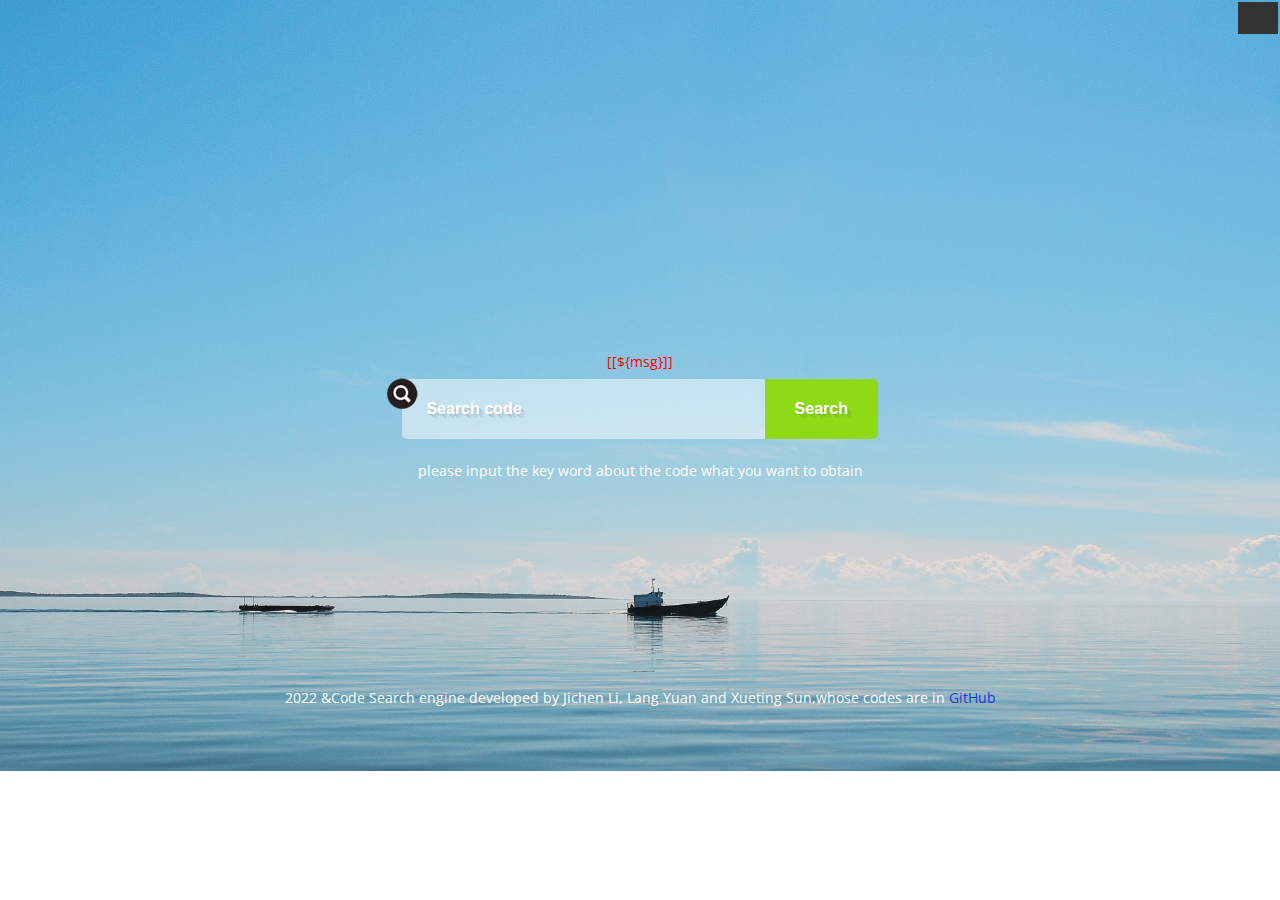
<file: dev/src/main/resources/templates/index.html>
<!DOCTYPE html>
<html lang="zh-cmn-Hans" xmlns:th="http://www.thymeleaf.org">

<head>
    <title>SRTP_CS</title>
    <!-- Custom Theme files -->
    <link href="../static/css/style.css " rel="stylesheet"/>
    <!-- Custom Theme files -->
    <meta http-equiv="Content-Type" content="text/html; charset=utf-8"/>
    <meta name="viewport" content="width=device-width, initial-scale=1, maximum-scale=1">
    <meta http-equiv="Content-Type" content="text/html; charset=utf-8"/>
    <!--Google Fonts-->
    <link href='https://fonts.googleapis.com/css?family=Open+Sans:300italic,400italic,600italic,700italic,800italic,400,300,600,700,800'
          rel='stylesheet' type='text/css'>
    <!--Google Fonts-->

</head>
<body>
<nav>
    <ul>
        <li><a th:href="@{/user/toLogin}"
               th:text="${#strings.isEmpty(session.loginUser)}?'登录':${session.loginUser}"></a></li>
    </ul>
</nav>

<!--search start here-->
<div class="search">
    <p th:text="${#strings.isEmpty(msg)}? null: ${msg}" style="color: #FF0000">[[${msg}]]</p>
    <i> </i>
    <div class="s-bar">
        <form th:action="@{result}" method="get">
            <input type="text" name="searchText" value="Search code" onfocus="this.value = '';"
                   onblur="if (this.value === '') {this.value = 'Search code';}">
            <input type="hidden" name="searchNum" value="5"/>
            <input type="submit" value="Search"/>
        </form>
    </div>
    <p>please input the key word about the code what you want to obtain</p>
</div>
<!--search end here-->
<div class="copyright">
    <p>2022 &Code Search engine developed by Jichen Li, Lang Yuan and Xueting Sun,whose codes are in
        <a href="https://github.com/john9999911/cc_cs.git" target="_blank">GitHub </a></p>
</div>
</body>
</html>
</file>
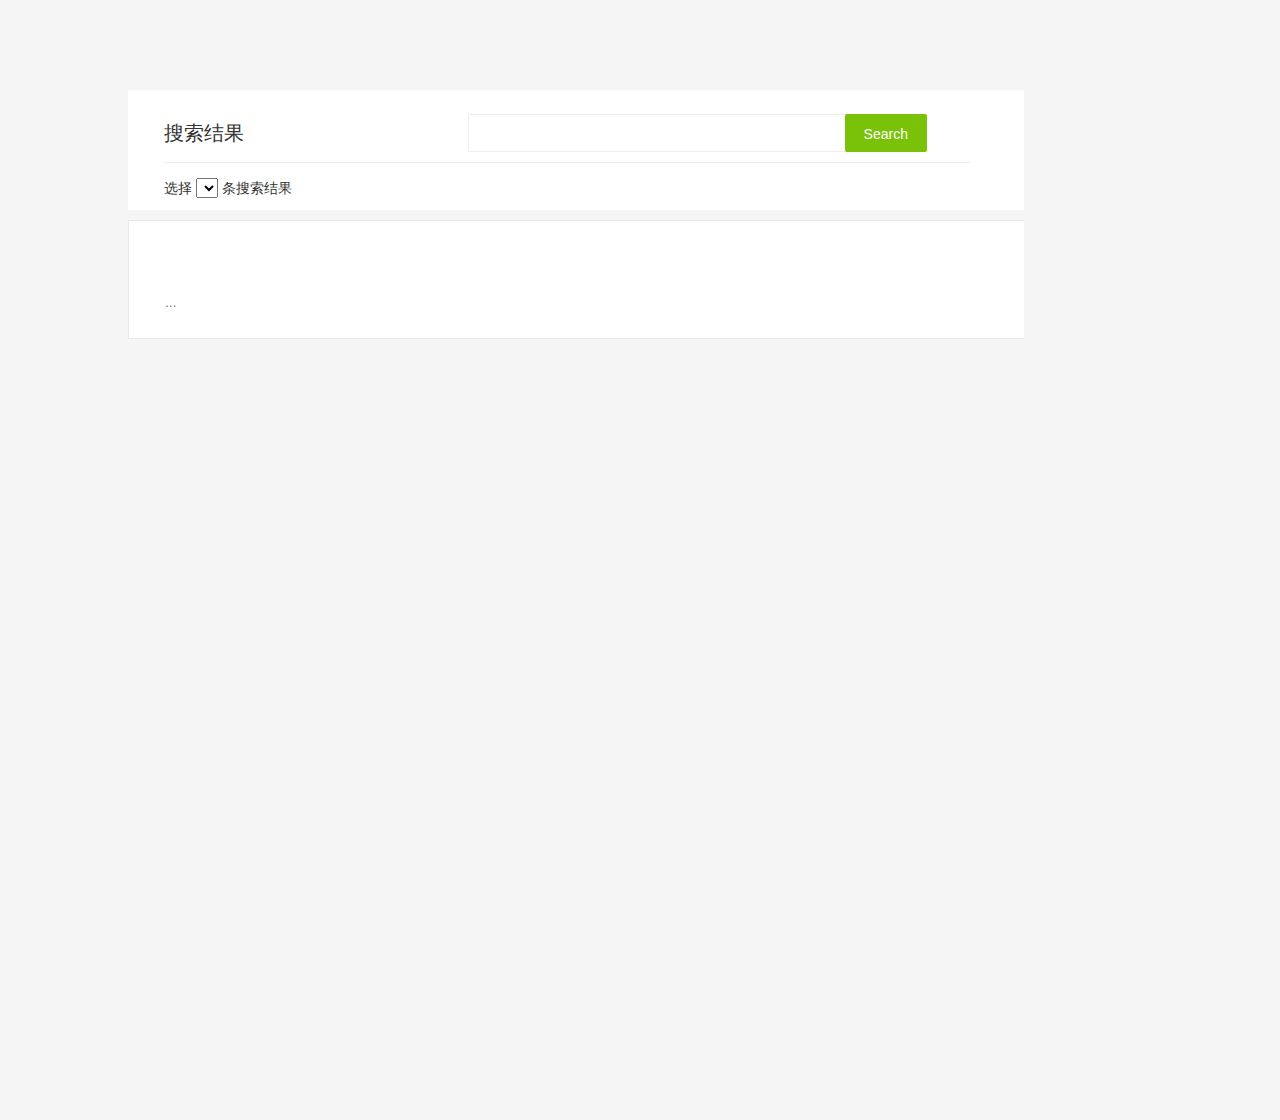
<file: dev/src/main/resources/templates/search_result.html>
<!DOCTYPE html>
<html lang="en" xmlns:th="http://www.thymeleaf.org" xmlns="http://www.w3.org/1999/html">
<head>
    <meta charset="UTF-8">
    <title>search_result</title>
    <script src="https://cdn.staticfile.org/jquery/1.10.2/jquery.min.js"></script>
    <link rel="stylesheet" href="../static/css/listView.css">
    <link rel="stylesheet" href="../static/css/layui.css">
</head>
<body>
<div id="mainContentDiv">

    <div class="mainDivMainImgDiv" style="">
        <form th:action="@{result}" method="get">

            <div class="headLeftDiv headLeftDivFont">搜索结果</div>

            <div class="headRightDiv">

                <div class="layui-form">


                    <div class="layui-input-inline">
                        <label for="conditionInput">
                            <input type="text" class="layui-input" name="searchText" id="conditionInput"
                                   th:value="${searchText}">
                        </label>
                    </div>
                    <input type="submit" id="reloadBtn" class="layui-btn" data-type="reload" value="Search">


                </div>

            </div>

            <div class="link-top"></div>
            <div class="headLineBlowDiv">
                <div class="headLeftDiv">
                    <label>
                        选择
                        <select name="searchNum">
                            <option th:each="i:${#numbers.sequence(1, 7)}" th:text="${i}" th:value="${i}"
                                    th:selected="${i==selectedNum}"></option>
                        </select>
                        条搜索结果
                    </label>
                </div>
            </div>

        </form>
    </div>

    <div class="mainDivMainInfoiv">

        <div class="mainInfoSubDiv">

            <div class="mainDIvMainInfoDivSubInfoDiv" th:each="result:${results}">
                <a th:href="@{'/result_detail/' + ${resultStat.index} + '/' + ${searchText}}">
                    <div class="mainDivMainInfoiv_HeadTextDiv ">
                        <div class="mainDivMainInfoiv_HeadTextDiv_TextBox cardInfoTitle findKey"
                             th:text="'可信度：' + ${result.getSim()}">
                        </div>
                    </div>

                    <div class="mainDivMainInfoiv_mainTextDiv  findKey" style="white-space: pre-wrap"
                         th:text="${result.getCode()}">

                    </div>

                    <div class="InfoDiv_Right_2 rightFlexFont" th:text="${'相似度：' + result.getSim()}">
                    </div>
                </a>
            </div>

        </div>
    </div>
</div>

</body>
</html>
</file>
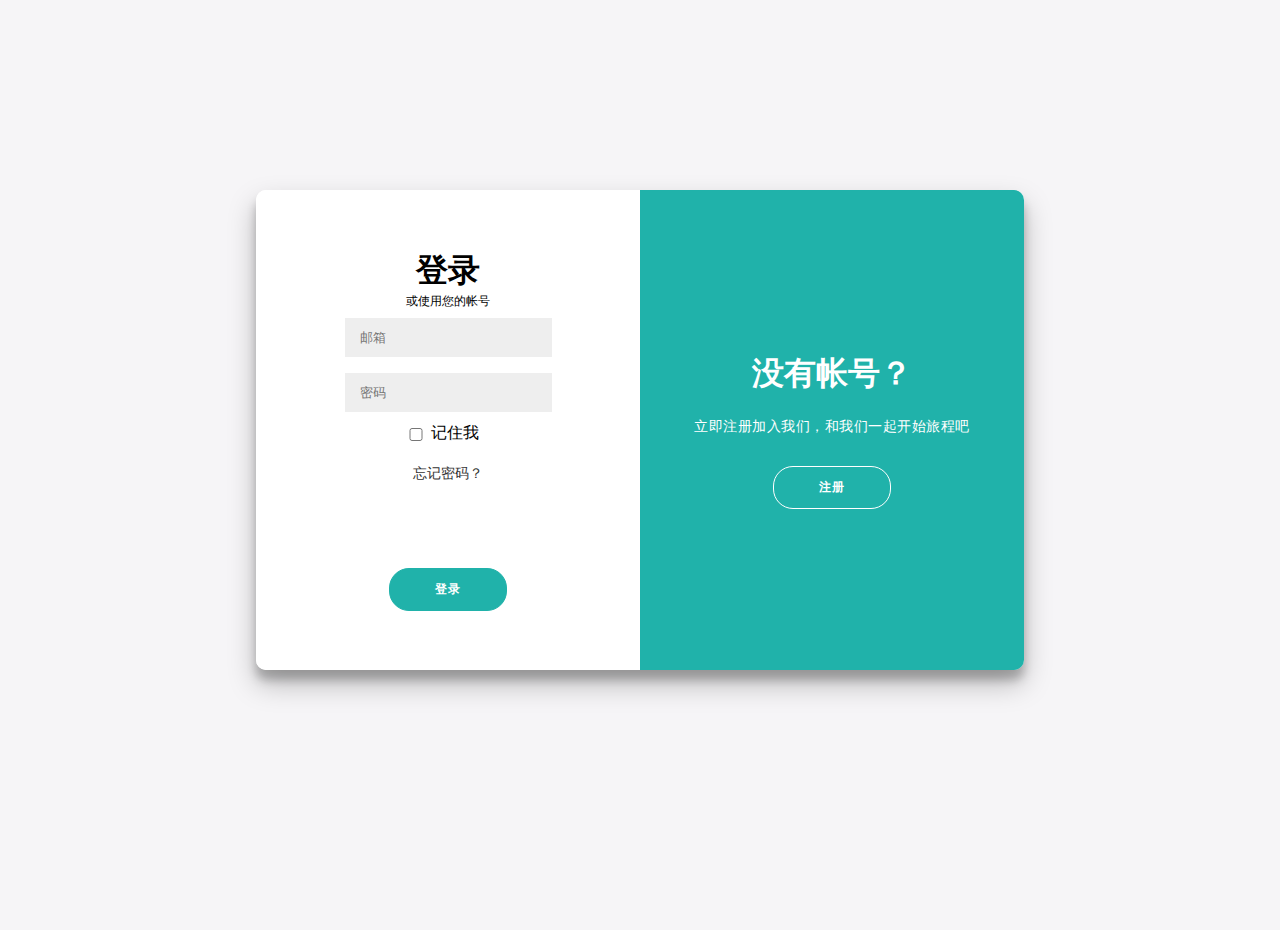
<file: dev/src/main/resources/templates/user/login.html>
<!doctype html>
<html lang="zh-cmn-Hans" xmlns:th="http://www.thymeleaf.org">
<head>
    <meta charset="utf-8">
    <title>login</title>
    <script src="https://libs.baidu.com/jquery/1.11.3/jquery.min.js"></script>
    <link href="../../static/css/login.css " rel="stylesheet">
    <script src="../../static/js/log.js" type="text/javascript"></script>
</head>


<body>
<div class="dowebok" id="dowebok">
    <div class="form-container sign-up-container">
        <form th:action="@{/user/register_completed}" method="post">
            <h1>注册</h1>
            <span>请输入您的信息</span>
            <label for="Email"></label><input type="text" id="Email" name="mail" placeholder="邮箱"
                                              onblur="validate_email(this.value)">
            <label for="Username"></label><input type="text" id="Username" name="username" placeholder="昵称"
                                                 onblur="validate_username(this.value)">
            <label for="Password"></label><input type="password" id="Password" name="password" placeholder="包含字母、数字的密码"
                                                 onblur="validate_password(this.value)">
            <label for="Password2"></label><input type="password" id="Password2" name="password2" placeholder="确认密码"
                                                  onblur="validate_password2(this.value)">
<!--            <p style="color:red" th:text="${r_msg}" th:if="${not #strings.isEmpty(r_msg)}"></p>-->
            <button>注册</button>
        </form>
    </div>
    <div class="form-container sign-in-container">
        <form th:action="@{/user/login_completed}" method="post">
            <h1>登录</h1>
            <span>或使用您的帐号</span>
            <label>
                <input type="text" name="mail" placeholder="邮箱">
            </label>
            <label>
                <input type="password" name="password" placeholder="密码">
            </label>
            <label>
                <input id="reme_input" type="checkbox" name="remember-me">
                <div id="reme_z">记住我</div>
            </label>
            <a href="" id="wjmm">忘记密码？</a>
            <p style="color:red" th:text="${l_msg}" th:if="${not #strings.isEmpty(l_msg)}"></p>
            <button>登录</button>
        </form>
    </div>
    <div class="overlay-container">
        <div class="overlay">
            <div class="overlay-panel overlay-left">
                <h1>已有帐号？</h1>
                <p>请使用您的帐号进行登录</p>
                <button class="ghost" id="signIn">登录</button>
            </div>
            <div class="overlay-panel overlay-right">
                <h1>没有帐号？</h1>
                <p>立即注册加入我们，和我们一起开始旅程吧</p>
                <button class="ghost" id="signUp">注册</button>
            </div>
        </div>
    </div>
</div>
<script src="../../static/js/chenge_login_register.js">

</script>
</body>
</html>
</file>
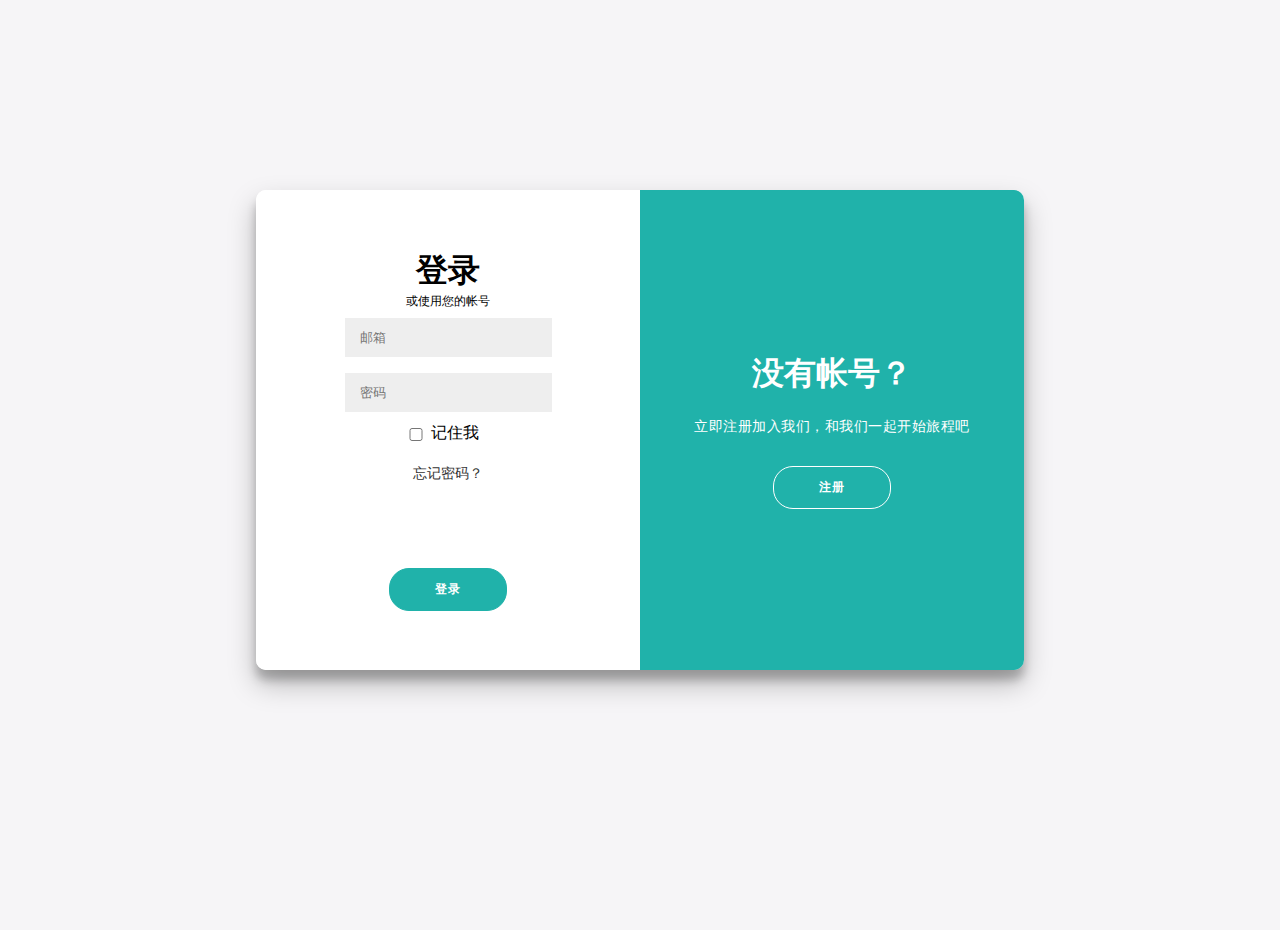
<file: dev/src/main/resources/templates/user/login_register.html>
<!doctype html>
<html lang="zh-cmn-Hans" xmlns:th="http://www.thymeleaf.org">
<head>
    <meta charset="utf-8">
    <title>login</title>
    <script src="https://libs.baidu.com/jquery/1.11.3/jquery.min.js"></script>
    <link href="../../static/css/login.css " rel="stylesheet">
    <script src="../../static/js/log.js" type="text/javascript"></script>
</head>


<body>
<div class="dowebok" id="dowebok">
    <div class="form-container sign-up-container">
        <form th:action="@{/user/register_completed}" method="post">
            <h1>注册</h1>
            <span>请输入您的信息</span>
            <label for="Email"></label><input type="text" id="Email" name="mail" placeholder="邮箱"
                                              onblur="validate_email(this.value)">
            <label for="Username"></label><input type="text" id="Username" name="username" placeholder="昵称"
                                                 onblur="validate_username(this.value)">
            <label for="Password"></label><input type="password" id="Password" name="password" placeholder="包含字母、数字的密码"
                                                 onblur="validate_password(this.value)">
            <label for="Password2"></label><input type="password" id="Password2" name="password2" placeholder="确认密码"
                                                  onblur="validate_password2(this.value)">
            <p style="color:red" th:text="${r_msg}" th:if="${not #strings.isEmpty(r_msg)}"></p>
            <button>注册</button>
        </form>
    </div>
    <div class="form-container sign-in-container">
        <form th:action="@{/user/login_completed}" method="post">
            <h1>登录</h1>
            <span>或使用您的帐号</span>
            <label>
                <input type="text" name="mail" placeholder="邮箱">
            </label>
            <label>
                <input type="password" name="password" placeholder="密码">
            </label>
            <label>
                <input id="reme_input" type="checkbox" name="remember-me">
                <div id="reme_z">记住我</div>
            </label>
            <a href="" id="wjmm">忘记密码？</a>
            <p style="color:red" th:text="${l_msg}" th:if="${not #strings.isEmpty(l_msg)}"></p>
            <button>登录</button>
        </form>
    </div>
    <div class="overlay-container">
        <div class="overlay">
            <div class="overlay-panel overlay-left">
                <h1>已有帐号？</h1>
                <p>请使用您的帐号进行登录</p>
                <button class="ghost" id="signIn">登录</button>
            </div>
            <div class="overlay-panel overlay-right">
                <h1>没有帐号？</h1>
                <p>立即注册加入我们，和我们一起开始旅程吧</p>
                <button class="ghost" id="signUp">注册</button>
            </div>
        </div>
    </div>
</div>
<script src="../../static/js/chenge_login_register.js">

</script>
</body>
</html>
</file>
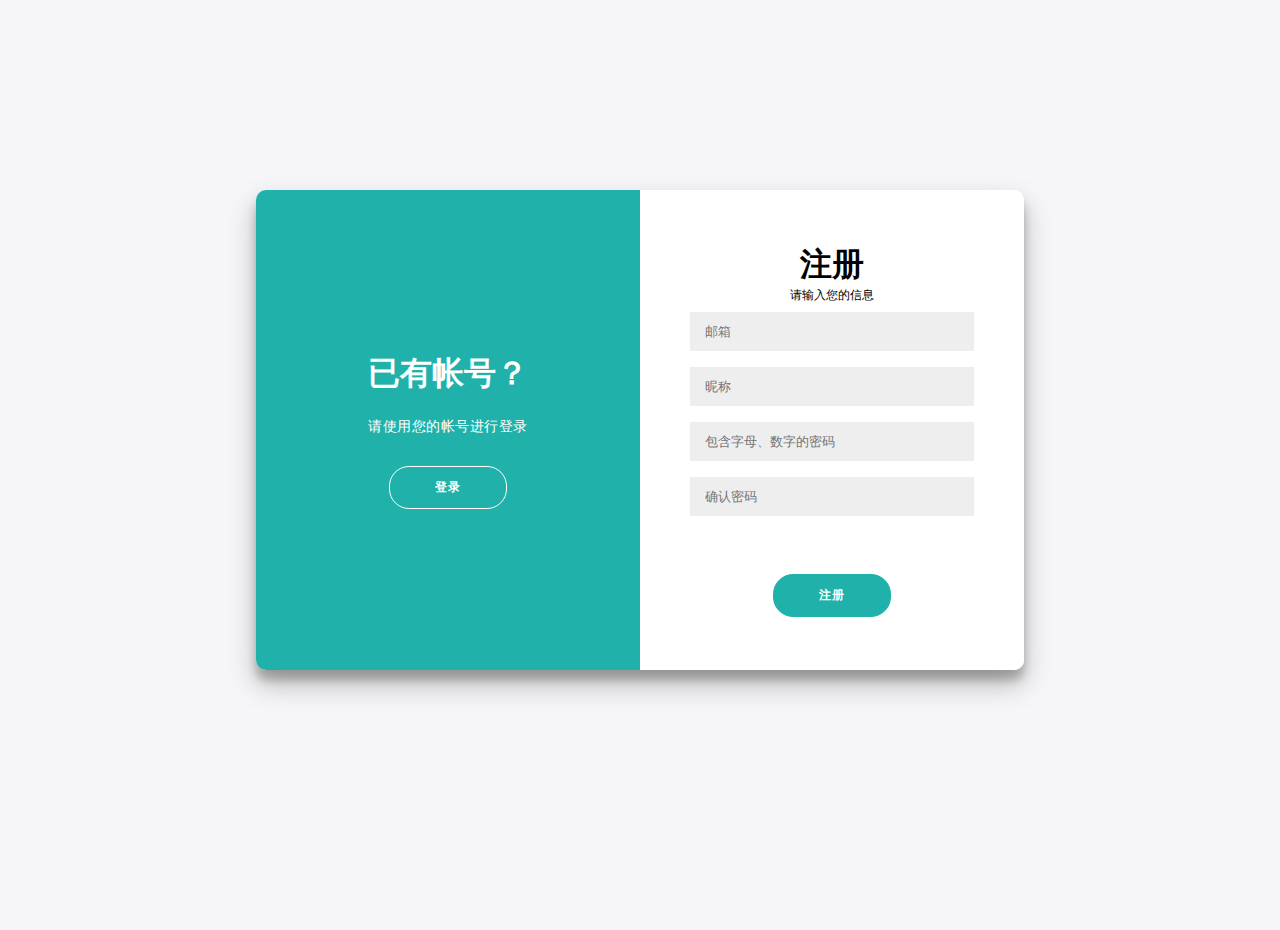
<file: dev/src/main/resources/templates/user/register.html>
<!doctype html>
<html lang="zh-cmn-Hans" xmlns:th="http://www.thymeleaf.org">
<head>
    <meta charset="utf-8">
    <title>login</title>
    <script src="https://libs.baidu.com/jquery/1.11.3/jquery.min.js"></script>
    <link href="../../static/css/login.css " rel="stylesheet">
    <script src="../../static/js/log.js" type="text/javascript"></script>
</head>


<body>
<div class="dowebok right-panel-active" id="dowebok">
    <div class="form-container sign-up-container">
        <form th:action="@{/user/register_completed}" method="post">
            <h1>注册</h1>
            <span>请输入您的信息</span>
            <label for="Email"></label><input type="text" id="Email" name="mail" placeholder="邮箱"
                                              onblur="validate_email(this.value)">
            <label for="Username"></label><input type="text" id="Username" name="username" placeholder="昵称"
                                                 onblur="validate_username(this.value)">
            <label for="Password"></label><input type="password" id="Password" name="password" placeholder="包含字母、数字的密码"
                                                 onblur="validate_password(this.value)">
            <label for="Password2"></label><input type="password" id="Password2" name="password2" placeholder="确认密码"
                                                  onblur="validate_password2(this.value)">
            <p style="color:red" th:text="${r_msg}" th:if="${not #strings.isEmpty(r_msg)}"></p>
            <button>注册</button>
        </form>
    </div>
    <div class="form-container sign-in-container">
        <form th:action="@{/user/login_completed}" method="post">
            <h1>登录</h1>
            <span>或使用您的帐号</span>
            <label>
                <input type="text" name="mail" placeholder="邮箱">
            </label>
            <label>
                <input type="password" name="password" placeholder="密码">
            </label>
            <label>
                <input id="reme_input" type="checkbox" name="remember-me">
                <div id="reme_z">记住我</div>
            </label>
            <a href="" id="wjmm">忘记密码？</a>
<!--            <p style="color:red" th:text="${l_msg}" th:if="${not #strings.isEmpty(l_msg)}"></p>-->
            <button>登录</button>
        </form>
    </div>
    <div class="overlay-container">
        <div class="overlay">
            <div class="overlay-panel overlay-left">
                <h1>已有帐号？</h1>
                <p>请使用您的帐号进行登录</p>
                <button class="ghost" id="signIn">登录</button>
            </div>
            <div class="overlay-panel overlay-right">
                <h1>没有帐号？</h1>
                <p>立即注册加入我们，和我们一起开始旅程吧</p>
                <button class="ghost" id="signUp">注册</button>
            </div>
        </div>
    </div>
</div>
<script src="../../static/js/chenge_login_register.js">

</script>
</body>
</html>
</file>
<file: dev/src/main/resources/static/css/style.css>
/* start editing from here */
html,body,div,span,applet,object,iframe,h1,h2,h3,h4,h5,h6,p,blockquote,pre,a,abbr,acronym,address,big,cite,code,del,dfn,em,img,ins,kbd,q,s,samp,small,strike,strong,sub,sup,tt,var,b,u,i,dl,dt,dd,ol,nav ul,nav li,fieldset,form,label,legend,table,caption,tbody,tfoot,thead,tr,th,td,article,aside,canvas,details,embed,figure,figcaption,footer,header,hgroup,menu,nav,output,ruby,section,summary,time,mark,audio,video{margin:0;padding:0;border:0;font-size:100%;font:inherit;vertical-align:baseline;}
article, aside, details, figcaption, figure,footer, header, hgroup, menu, nav, section {display: block;}
ol,ul{list-style:none;margin:0;padding:0;}
blockquote,q{quotes:none;}
blockquote:before,blockquote:after,q:before,q:after{content:'';content:none;}
table{border-collapse:collapse;border-spacing:0;}
/* start editing from here */
a{text-decoration:none;}
.txt-rt{text-align:right;}/* text align right */
.txt-lt{text-align:left;}/* text align left */
.txt-center{text-align:center;}/* text align center */
.float-rt{float:right;}/* float right */
.float-lt{float:left;}/* float left */
.clear{clear:both;}/* clear float */
.pos-relative{position:relative;}/* Position Relative */
.pos-absolute{position:absolute;}/* Position Absolute */
.vertical-base{	vertical-align:baseline;}/* vertical align baseline */
.vertical-top{	vertical-align:top;}/* vertical align top */
.underline{	padding-bottom:5px;	border-bottom: 1px solid #eee; margin:0 0 20px 0;}/* Add 5px bottom padding and a underline */
nav.vertical ul li{	display:block;}/* vertical menu */
nav.horizontal ul li{	display: inline-block;}/* horizontal menu */
img{max-width:100%;}
/*end reset*/
/*--login form start here--*/ 
body {
   background:url(../images/background.jpg)no-repeat;
   background-size: cover;
   font-family: 'Open Sans', sans-serif;
   font-size: 100%;

}
.search {
  text-align: center;
  margin: 22em 0em 0em 0em;
  position: relative;
}
.s-bar {
  width: 34%;
  margin: 0 auto;
  padding: 0.5em 0em 0.5em 0em;
}
.s-bar input[type="text"] {
  font-size: 1em;
  font-weight: 600;
  color: #fff;
  padding: 1.3em 1em 1.3em 1.5em;
  width: 70%;
 text-shadow: rgba(80, 80, 80, 0.08) 1px 1px, 
               rgba(80, 80, 80, 0.07) 2px 2px, 
               rgba(80, 80, 80, 0.09) 3px 3px, 
               rgba(80, 80, 80, 0.04) 4px 4px, 
               rgba(80, 80, 80, 0.06) 5px 5px; 
  border-radius: 5px 0px 0px 5px;
 -webkit-border-radius: 5px 0px 0px 5px;
  -moz-border-radius: 5px 0px 0px 5px;
  -o-border-radius: 5px 0px 0px 5px;
  background: rgba(255, 255, 255, 0.5);
  border: none;
  outline: none;
  -webkit-appearance: none;
}
.s-bar input[type="submit"]{
  font-size: 1em;
  font-weight: 600;
  color: #fff;
  padding: 1.3em 0.5em;
  width: 22%;
  text-align: center;
  text-shadow: rgba(80, 80, 80, 0.08) 1px 1px, 
               rgba(80, 80, 80, 0.07) 2px 2px, 
               rgba(80, 80, 80, 0.09) 3px 3px, 
               rgba(80, 80, 80, 0.04) 4px 4px, 
               rgba(80, 80, 80, 0.06) 5px 5px;
  border-radius: 0px 5px 5px 0px;
  -webkit-border-radius:0px 5px 5px 0px;
  -moz-border-radius:0px 5px 5px 0px;
  -o-border-radius:0px 5px 5px 0px;
  margin: 0px 0px 0px -4px;
  background:#7ac209;
  cursor:pointer;
  border: none;
  outline: none;
  -webkit-appearance: none;
  background: #7ac209;
  background: -moz-linear-gradient(top, #7ac209 0%, #7ac209 37%, #7ac209 66%, #7ac209 100%);
  background: -webkit-gradient(linear, left top, left bottom, color-stop(0%,#7ac209), color-stop(37%,#7ac209), color-stop(66%,#7ac209), color-stop(100%,#7ac209));
  background: -webkit-linear-gradient(top, #7ac209 0%,#7ac209 37%,#7ac209 66%,#7ac209 100%);
  background: -o-linear-gradient(top, #7ac209 0%,#7ac209 37%,#7ac209 66%,#7ac209 100%);
  background: -ms-linear-gradient(top, #7ac209 0%,#7ac209 37%,#7ac209 66%,#7ac209 100%);
  background: linear-gradient(to bottom, #8EDB15 0%,#8EDB15 37%,#8EDB15 66%,#8EDB15 100%);
  filter: progid:DXImageTransform.Microsoft.gradient( startColorstr='#7ac209', endColorstr='#7ac209',GradientType=0 );
}
.s-bar input[type="submit"]:hover{
	opacity: 0.8;
      filter: alpha(opacity=100); 
      transition: all 0.3s ease; 
     -webkit-transition: all 0.3s ease;
     -moz-transition: all 0.3s ease;
     -o-transition: all 0.3s ease;
}
.search i {
  background: url(../images/search.png)no-repeat;
  width: 31px;
  height: 31px;
  display: block;
  position: absolute;
  top: 20%;
  left: 32.2%;
  cursor: pointer;
}
.search p {
  font-size: 0.9em;
  font-weight: 400;
  color: #fff;
  margin: 1em 0em 0em 0em;
}
.search p a {
  font-size: 0.9em;
  font-weight: 400;
  color: #fff;
  text-decoration: underline;
}
.search p a:hover {
	text-decoration:none;
}
.copyright {
  margin: 15em 0em 0em 0em;
  text-align: center;
}
.copyright p {
  font-size: 0.875em;
  font-weight: 400;
  color: #fff;
}
.copyright p a{
  font-size: 1em;
  font-weight: 400;
  color:#153cdb;
}
.copyright p a:hover{
	color: #fff;
	 transition: 0.5s all;
  -webkit-transition: 0.5s all;
  -moz-transition: 0.5s all;
  -o-transition: 0.5s all;
}
/*--meadia quiries start here--*/
@media(max-width:1440px){
.search i {
  left: 29.2%;
}
.s-bar {
  width: 40%;
}
}
@media(max-width:1366px){

}
@media(max-width:1280px){
.copyright {
  margin: 13em 0em 4em 0em;
}
.s-bar input[type="text"] {
  width: 63%;
}
.search i {
  left: 30.2%;
}
}
@media(max-width:1024px){
.s-bar {
  width: 50%;
}
.search i {
  left: 25.2%;
}
.copyright {
  margin: 13em 0em 4.1em 0em;
}
}
@media(max-width:768px){
.copyright {
  margin: 21em 0em 7.2em 0em;
}
.search {
  margin: 22em 0em 0em 0em;
}
.s-bar {
  width: 58%;
}
.search i {
  left: 19.5%;
}
.s-bar input[type="text"] {
  width: 67%;
}
.copyright p {
  font-size: 0.9em;
}
}
@media(max-width:667px){
.search i {
  left: 18.5%;
}	
}
@media(max-width:640px){
.s-bar {
  width: 65%;
}
.search i {
  left: 15.5%;
}	
}
@media(max-width:600px){
.search i {
  left: 14.5%;
}	
}
@media(max-width:568px){
.s-bar input[type="text"] {
  width: 64%;
}	
}
@media(max-width:480px){
.s-bar input[type="text"] {
  width: 55%;
  font-size: 0.8em;	
}
.s-bar input[type="submit"] {
  width: 30%;
  font-size: 0.8em;
}
.search i {
  top: 17%;
}
}
@media(max-width:414px){
.search i {
  top: 16%;
  left: 13.5%;
}	
}
@media(max-width:320px){
.copyright {
  margin: 10.45em 0em 3em 0em;
}
.copyright p {
  font-size: 0.8em;
}
.copyright p {
  font-size: 0.8em;
}
.search {
  margin: 11.25em 0em 0em 0em;
}
.s-bar {
  width: 100%;
}
.search i {
  left: 43%;
  top: -36%;
}
.search p {
  font-size: 0.72em;
}
.s-bar input[type="submit"] {
  text-shadow: rgba(80, 80, 80, 0.08) 1px 1px, 
               rgba(80, 80, 80, 0.07) 2px 2px, 
               rgba(80, 80, 80, 0.09) 3px 3px, 
               rgba(80, 80, 80, 0.04) 4px 4px, 
               rgba(80, 80, 80, 0.06) 5px 5px;              
}
}
/*--meadia quiries end here--*/
ul {
    border: 1px solid #e7e7e7;
    background-color: #f3f3f3;
}

li a {
    color: #666;
}
/*ul {
    list-style-type: none;
    margin: 0;
    padding: 0;
    overflow: hidden;
    background-color: #333;
}*/
ul {
    list-style-type: none;
    margin: 0;
    padding: 0;
    overflow: hidden;
    border: 10px solid #e7e7e7;
    background-color: #333;
    position:absolute;
        top:2px;
        right:2px;
}
li {
    float: left;
}

li a {
	display:block;
    color: white;
    text-align: center;
    padding: 16px 20px;
    text-decoration: none;
    x-index:2;
    /*position:absolute;
    top:2px;
    right:2px;*/
}

/*鼠标移动到选项上修改背景颜色 */
li a:hover {
    background-color: #111;
}
</file>
<file: dev/src/main/resources/static/css/listView.css>
body {
    background: whitesmoke;

}

#mainContentDiv {
    position: absolute;
    width: 70%;
    height: 100%;
    background: whitesmoke;
    top: 10%;
    left: 10%;

}

.mainDivMainImgDiv {
    position: absolute;
    width: 100%;
    height: 120px;
    background: white;

}

.mainDivMainInfoiv {

    position: absolute;
    width: 100%;
    height: 100%;
    background: whitesmoke;
    top: 130px;
}

.mainInfoSubDiv{
    position: relative;
    width: 100%;
    height: 100%;
    background: whitesmoke;
    overflow-y: auto;
    overflow-x: hidden;
}

.headLeftDiv {
    position: absolute;
    width: 50%;
    height: 100%;
    left: 4%;
    top: 25%;
}

.headLeftDivFont {
    font-weight: 500;
    /*line-height: 58px;*/
    font-size: 20px;
    color: #333;
}

.headRightDiv {
    position: absolute;
    width: 40%;
    height: 100%;
    right: 2%;
    top: 20%;
}


/*中间的过度的横线*/
.link-top {
    position: absolute;
    top: 60%;
    left: 4%;
    width: 90%;
    height: 1px;
    border-top: solid #e8edf3 1px;
}

.headLineBlowDiv {
    position: absolute;
    top: 63%;
    height: 40%;
    width: 100%;
}


/*---------------------------subInfoDiv--------------*/
.mainDIvMainInfoDivSubInfoDiv {
    position: relative;
    width: 100%;
    height: 13%;
    background: white;
    border: 1px solid #eaeaea;
}


.mainDIvMainInfoDivSubInfoDiv:hover {
    background: rgba(0, 0, 0, 0.05);
}


.mainDivMainInfoiv_HeadTextDiv {
    position: absolute;
    top: 10%;
    left: 4%;
    width: 30%;
    height: 30%;
    background: rgba(0, 0, 0, 0);

}

.mainDivMainInfoiv_mainTextDiv {
    position: absolute;
    top: 52%;
    left: 4%;
    width: 80%;
    background: rgba(0, 0, 0, 0);

    overflow: hidden;
    text-overflow:ellipsis;
    display:-webkit-box;
    -webkit-box-orient:vertical;
    -webkit-line-clamp:2;
    font-size: 12px;
    color: rgb(102, 102, 102);
}


.mainDivMainInfoiv_HeadTextDiv_TextBox {
    position: absolute;
    top: 25%;
    width: 100%;
    height: 50%;

    background: rgba(0, 0, 0, 0);

}

.cardInfoTitle {
    font-weight: 700;
    /*color: #1f264d;*/
    height: 22px;
    display: inline-block;
    max-width: 600px;
    overflow: hidden;
    text-overflow: ellipsis;
    white-space: nowrap;
    cursor: pointer;
}


.rightFlexFont {
    color: #b3b3b3;
    font-weight: 500;
    text-align: right;
    font-size: 12px;
    color: rgb(179, 179, 179);
}


.InfoDiv_Right_2 {
    position: absolute;
    top: 55%;
    right: 2%;
    width: 18%;
    height: 30%;
    background: rgba(0, 0, 0, 0);
}
#reloadBtn {
position:relative;



}
#conditionInput {
position:relative;
width:200%;
right:180px;
}
</file>
<file: dev/src/main/resources/static/css/layui.css>
/**
 * Layui
 * Classic modular Front-End UI library
 * MIT Licensed
 */


/** 初始化 **/
body,div,dl,dt,dd,ul,ol,li,h1,h2,h3,h4,h5,h6,input,button,textarea,p,blockquote,th,td,form,pre{margin: 0; padding: 0; -webkit-tap-highlight-color:rgba(0,0,0,0);}
a:active,a:hover{outline:0}
img{display: inline-block; border: none; vertical-align: middle;}
li{list-style:none;}
table{border-collapse: collapse; border-spacing: 0;}
h1,h2,h3{font-weight: 400;}
h4, h5, h6{font-size: 100%; font-weight: 400;}
button,input,select,textarea{font-size: 100%; }
input,button,textarea,select,optgroup,option{font-family: inherit; font-size: inherit; font-style: inherit; font-weight: inherit; outline: 0;}
pre{white-space: pre-wrap; white-space: -moz-pre-wrap; white-space: -pre-wrap; white-space: -o-pre-wrap; word-wrap: break-word;}

/** 初始化全局标签 **/
body{line-height: 1.6; color: #333; color: rgba(0,0,0,.85); font: 14px Helvetica Neue,Helvetica,PingFang SC,Tahoma,Arial,sans-serif;}
hr{height: 0; line-height: 0; margin: 10px 0; padding: 0; border: none!important; border-bottom: 1px solid #eee !important; clear: both; overflow: hidden; background: none;}
a{color: #333; text-decoration:none;}
a:hover{color: #777;}
a cite{font-style: normal; *cursor:pointer;}

/** 基础通用 **/
.layui-border-box, .layui-border-box *{box-sizing: border-box;}
/* 消除第三方ui可能造成的冲突 */.layui-box, .layui-box *{box-sizing: content-box;}
.layui-clear{clear: both; *zoom: 1;}
.layui-clear:after{content:'\20'; clear:both; *zoom:1; display:block; height:0;}
.layui-inline{position: relative; display: inline-block; *display:inline; *zoom:1; vertical-align: middle;}
/* 三角形 */.layui-edge{position: relative; display: inline-block; vertical-align: middle; width: 0; height: 0; border-width: 6px; border-style: dashed; border-color: transparent; overflow: hidden;}
.layui-edge-top{top: -4px; border-bottom-color: #999; border-bottom-style: solid;}
.layui-edge-right{border-left-color: #999; border-left-style: solid;}
.layui-edge-bottom{top: 2px; border-top-color: #999; border-top-style: solid;}
.layui-edge-left{border-right-color: #999; border-right-style: solid;}
/* 单行溢出省略 */.layui-elip{text-overflow: ellipsis; overflow: hidden; white-space: nowrap;}
/* 屏蔽选中 */.layui-unselect,.layui-icon, .layui-disabled{-moz-user-select: none; -webkit-user-select: none; -ms-user-select: none;}
/* 禁用 */.layui-disabled,.layui-disabled:hover{color: #d2d2d2 !important; cursor: not-allowed !important;}
/* 纯圆角 */.layui-circle{border-radius: 100%;}
.layui-show{display: block !important;}
.layui-hide{display: none !important;}
.layui-show-v{visibility: visible !important;}
.layui-hide-v{visibility: hidden !important;}

/** 图标字体 **/
@font-face {
  font-family: 'layui-icon';
  src: url('../font/iconfont.eot?v=256');
  src: url('../font/iconfont.eot?v=256#iefix') format('embedded-opentype'),
       url('../font/iconfont.woff2?v=256') format('woff2'),
       url('../font/iconfont.woff?v=256') format('woff'),
       url('../font/iconfont.ttf?v=256') format('truetype'),
       url('../font/iconfont.svg?v=256#layui-icon') format('svg');
}
                    
.layui-icon{
  font-family:"layui-icon" !important;
  font-size: 16px;
  font-style: normal;
  -webkit-font-smoothing: antialiased;
  -moz-osx-font-smoothing: grayscale;
}

/* font-class */
.layui-icon-reply-fill:before{content:"\e611"}
.layui-icon-set-fill:before{content:"\e614"}
.layui-icon-menu-fill:before{content:"\e60f"}
.layui-icon-search:before{content:"\e615"}
.layui-icon-share:before{content:"\e641"}
.layui-icon-set-sm:before{content:"\e620"}
.layui-icon-engine:before{content:"\e628"}
.layui-icon-close:before{content:"\1006"}
.layui-icon-close-fill:before{content:"\1007"}
.layui-icon-chart-screen:before{content:"\e629"}
.layui-icon-star:before{content:"\e600"}
.layui-icon-circle-dot:before{content:"\e617"}
.layui-icon-chat:before{content:"\e606"}
.layui-icon-release:before{content:"\e609"}
.layui-icon-list:before{content:"\e60a"}
.layui-icon-chart:before{content:"\e62c"}
.layui-icon-ok-circle:before{content:"\1005"}
.layui-icon-layim-theme:before{content:"\e61b"}
.layui-icon-table:before{content:"\e62d"}
.layui-icon-right:before{content:"\e602"}
.layui-icon-left:before{content:"\e603"}
.layui-icon-cart-simple:before{content:"\e698"}
.layui-icon-face-cry:before{content:"\e69c"}
.layui-icon-face-smile:before{content:"\e6af"}
.layui-icon-survey:before{content:"\e6b2"}
.layui-icon-tree:before{content:"\e62e"}
.layui-icon-ie:before{content:"\e7bb"}
.layui-icon-upload-circle:before{content:"\e62f"}
.layui-icon-add-circle:before{content:"\e61f"}
.layui-icon-download-circle:before{content:"\e601"}
.layui-icon-templeate-1:before{content:"\e630"}
.layui-icon-util:before{content:"\e631"}
.layui-icon-face-surprised:before{content:"\e664"}
.layui-icon-edit:before{content:"\e642"}
.layui-icon-speaker:before{content:"\e645"}
.layui-icon-down:before{content:"\e61a"}
.layui-icon-file:before{content:"\e621"}
.layui-icon-layouts:before{content:"\e632"}
.layui-icon-rate-half:before{content:"\e6c9"}
.layui-icon-add-circle-fine:before{content:"\e608"}
.layui-icon-prev-circle:before{content:"\e633"}
.layui-icon-read:before{content:"\e705"}
.layui-icon-404:before{content:"\e61c"}
.layui-icon-carousel:before{content:"\e634"}
.layui-icon-help:before{content:"\e607"}
.layui-icon-code-circle:before{content:"\e635"}
.layui-icon-windows:before{content:"\e67f"}
.layui-icon-water:before{content:"\e636"}
.layui-icon-username:before{content:"\e66f"}
.layui-icon-find-fill:before{content:"\e670"}
.layui-icon-about:before{content:"\e60b"}
.layui-icon-location:before{content:"\e715"}
.layui-icon-up:before{content:"\e619"}
.layui-icon-pause:before{content:"\e651"}
.layui-icon-date:before{content:"\e637"}
.layui-icon-layim-uploadfile:before{content:"\e61d"}
.layui-icon-delete:before{content:"\e640"}
.layui-icon-play:before{content:"\e652"}
.layui-icon-top:before{content:"\e604"}
.layui-icon-firefox:before{content:"\e686"}
.layui-icon-friends:before{content:"\e612"}
.layui-icon-refresh-3:before{content:"\e9aa"}
.layui-icon-ok:before{content:"\e605"}
.layui-icon-layer:before{content:"\e638"}
.layui-icon-face-smile-fine:before{content:"\e60c"}
.layui-icon-dollar:before{content:"\e659"}
.layui-icon-group:before{content:"\e613"}
.layui-icon-layim-download:before{content:"\e61e"}
.layui-icon-picture-fine:before{content:"\e60d"}
.layui-icon-link:before{content:"\e64c"}
.layui-icon-diamond:before{content:"\e735"}
.layui-icon-log:before{content:"\e60e"}
.layui-icon-key:before{content:"\e683"}
.layui-icon-rate-solid:before{content:"\e67a"}
.layui-icon-fonts-del:before{content:"\e64f"}
.layui-icon-unlink:before{content:"\e64d"}
.layui-icon-fonts-clear:before{content:"\e639"}
.layui-icon-triangle-r:before{content:"\e623"}
.layui-icon-circle:before{content:"\e63f"}
.layui-icon-radio:before{content:"\e643"}
.layui-icon-align-center:before{content:"\e647"}
.layui-icon-align-right:before{content:"\e648"}
.layui-icon-align-left:before{content:"\e649"}
.layui-icon-loading-1:before{content:"\e63e"}
.layui-icon-return:before{content:"\e65c"}
.layui-icon-fonts-strong:before{content:"\e62b"}
.layui-icon-upload:before{content:"\e67c"}
.layui-icon-dialogue:before{content:"\e63a"}
.layui-icon-video:before{content:"\e6ed"}
.layui-icon-headset:before{content:"\e6fc"}
.layui-icon-cellphone-fine:before{content:"\e63b"}
.layui-icon-add-1:before{content:"\e654"}
.layui-icon-face-smile-b:before{content:"\e650"}
.layui-icon-fonts-html:before{content:"\e64b"}
.layui-icon-screen-full:before{content:"\e622"}
.layui-icon-form:before{content:"\e63c"}
.layui-icon-cart:before{content:"\e657"}
.layui-icon-camera-fill:before{content:"\e65d"}
.layui-icon-tabs:before{content:"\e62a"}
.layui-icon-heart-fill:before{content:"\e68f"}
.layui-icon-fonts-code:before{content:"\e64e"}
.layui-icon-ios:before{content:"\e680"}
.layui-icon-at:before{content:"\e687"}
.layui-icon-fire:before{content:"\e756"}
.layui-icon-set:before{content:"\e716"}
.layui-icon-fonts-u:before{content:"\e646"}
.layui-icon-triangle-d:before{content:"\e625"}
.layui-icon-tips:before{content:"\e702"}
.layui-icon-picture:before{content:"\e64a"}
.layui-icon-more-vertical:before{content:"\e671"}
.layui-icon-bluetooth:before{content:"\e689"}
.layui-icon-flag:before{content:"\e66c"}
.layui-icon-loading:before{content:"\e63d"}
.layui-icon-fonts-i:before{content:"\e644"}
.layui-icon-refresh-1:before{content:"\e666"}
.layui-icon-rmb:before{content:"\e65e"}
.layui-icon-addition:before{content:"\e624"}
.layui-icon-home:before{content:"\e68e"}
.layui-icon-time:before{content:"\e68d"}
.layui-icon-user:before{content:"\e770"}
.layui-icon-notice:before{content:"\e667"}
.layui-icon-chrome:before{content:"\e68a"}
.layui-icon-edge:before{content:"\e68b"}
.layui-icon-login-weibo:before{content:"\e675"}
.layui-icon-voice:before{content:"\e688"}
.layui-icon-upload-drag:before{content:"\e681"}
.layui-icon-login-qq:before{content:"\e676"}
.layui-icon-snowflake:before{content:"\e6b1"}
.layui-icon-heart:before{content:"\e68c"}
.layui-icon-logout:before{content:"\e682"}
.layui-icon-file-b:before{content:"\e655"}
.layui-icon-template:before{content:"\e663"}
.layui-icon-transfer:before{content:"\e691"}
.layui-icon-auz:before{content:"\e672"}
.layui-icon-console:before{content:"\e665"}
.layui-icon-app:before{content:"\e653"}
.layui-icon-prev:before{content:"\e65a"}
.layui-icon-website:before{content:"\e7ae"}
.layui-icon-next:before{content:"\e65b"}
.layui-icon-component:before{content:"\e857"}
.layui-icon-android:before{content:"\e684"}
.layui-icon-more:before{content:"\e65f"}
.layui-icon-login-wechat:before{content:"\e677"}
.layui-icon-shrink-right:before{content:"\e668"}
.layui-icon-spread-left:before{content:"\e66b"}
.layui-icon-camera:before{content:"\e660"}
.layui-icon-note:before{content:"\e66e"}
.layui-icon-refresh:before{content:"\e669"}
.layui-icon-female:before{content:"\e661"}
.layui-icon-male:before{content:"\e662"}
.layui-icon-screen-restore:before{content:"\e758"}
.layui-icon-password:before{content:"\e673"}
.layui-icon-senior:before{content:"\e674"}
.layui-icon-theme:before{content:"\e66a"}
.layui-icon-tread:before{content:"\e6c5"}
.layui-icon-praise:before{content:"\e6c6"}
.layui-icon-star-fill:before{content:"\e658"}
.layui-icon-rate:before{content:"\e67b"}
.layui-icon-template-1:before{content:"\e656"}
.layui-icon-vercode:before{content:"\e679"}
.layui-icon-service:before{content:"\e626"}
.layui-icon-cellphone:before{content:"\e678"}
.layui-icon-print:before{content:"\e66d"}
.layui-icon-cols:before{content:"\e610"}
.layui-icon-wifi:before{content:"\e7e0"}
.layui-icon-export:before{content:"\e67d"}
.layui-icon-rss:before{content:"\e808"}
.layui-icon-slider:before{content:"\e714"}
.layui-icon-email:before{content:"\e618"}
.layui-icon-subtraction:before{content:"\e67e"}
.layui-icon-mike:before{content:"\e6dc"}
.layui-icon-light:before{content:"\e748"}
.layui-icon-gift:before{content:"\e627"}
.layui-icon-mute:before{content:"\e685"}
.layui-icon-reduce-circle:before{content:"\e616"}
.layui-icon-music:before{content:"\e690"}

/* 基本布局 */
.layui-main{position: relative; width: 1140px; margin: 0 auto;}
.layui-header{position: relative; z-index: 1000; height: 60px;}
.layui-header a:hover{transition: all .5s; -webkit-transition: all .5s;}
.layui-side{position: fixed; left: 0; top: 0; bottom: 0; z-index: 999; width: 200px; overflow-x: hidden;}
.layui-side-scroll{position: relative; width: 220px; height: 100%; overflow-x: hidden;}
.layui-body{position: relative; left: 200px; right: 0; top: 0; bottom: 0; z-index: 900; width: auto; box-sizing: border-box;}

/* 后台框架大布局 */
.layui-layout-body{overflow-x: hidden;}
.layui-layout-admin .layui-header{position: fixed; top: 0; left: 0; right: 0; background-color: #23262E;}
.layui-layout-admin .layui-side{top: 60px; width: 200px; overflow-x: hidden;}
.layui-layout-admin .layui-body{position: absolute; top: 60px; padding-bottom: 44px;}
.layui-layout-admin .layui-main{width: auto; margin: 0 15px;}
.layui-layout-admin .layui-footer{position: fixed; left: 200px; right: 0; bottom: 0; z-index: 990; height: 44px; line-height: 44px; padding: 0 15px; box-shadow: -1px 0 4px rgb(0 0 0 / 12%); background-color: #FAFAFA;}
.layui-layout-admin .layui-logo{position: absolute; left: 0; top: 0; width: 200px; height: 100%; line-height: 60px; text-align: center; color: #7ac209; font-size: 16px; box-shadow: 0 1px 2px 0 rgb(0 0 0 / 15%);}
.layui-layout-admin .layui-header .layui-nav{background: none;}
.layui-layout-left{position: absolute !important; left: 200px; top: 0;}
.layui-layout-right{position: absolute !important; right: 0; top: 0;}


/* 栅格布局 */
.layui-container{position: relative; margin: 0 auto; padding: 0 15px; box-sizing: border-box;}
.layui-fluid{position: relative; margin: 0 auto; padding: 0 15px;}

.layui-row:before, .layui-row:after{content: ""; display: block; clear: both;}
.layui-col-xs1, .layui-col-xs2, .layui-col-xs3, .layui-col-xs4, .layui-col-xs5, .layui-col-xs6, .layui-col-xs7, .layui-col-xs8, .layui-col-xs9, .layui-col-xs10, .layui-col-xs11, .layui-col-xs12
,.layui-col-sm1, .layui-col-sm2, .layui-col-sm3, .layui-col-sm4, .layui-col-sm5, .layui-col-sm6, .layui-col-sm7, .layui-col-sm8, .layui-col-sm9, .layui-col-sm10, .layui-col-sm11, .layui-col-sm12
,.layui-col-md1, .layui-col-md2, .layui-col-md3, .layui-col-md4, .layui-col-md5, .layui-col-md6, .layui-col-md7, .layui-col-md8, .layui-col-md9, .layui-col-md10, .layui-col-md11, .layui-col-md12
,.layui-col-lg1, .layui-col-lg2, .layui-col-lg3, .layui-col-lg4, .layui-col-lg5, .layui-col-lg6, .layui-col-lg7, .layui-col-lg8, .layui-col-lg9, .layui-col-lg10, .layui-col-lg11, .layui-col-lg12
{position: relative; display: block; box-sizing: border-box;}

.layui-col-xs1, .layui-col-xs2, .layui-col-xs3, .layui-col-xs4, .layui-col-xs5, .layui-col-xs6, .layui-col-xs7, .layui-col-xs8, .layui-col-xs9, .layui-col-xs10, .layui-col-xs11, .layui-col-xs12{float: left;}
.layui-col-xs1{width: 8.33333333%;}
.layui-col-xs2{width: 16.66666667%;}
.layui-col-xs3{width: 25%;}
.layui-col-xs4{width: 33.33333333%;}
.layui-col-xs5{width: 41.66666667%;}
.layui-col-xs6{width: 50%;}
.layui-col-xs7{width: 58.33333333%;}
.layui-col-xs8{width: 66.66666667%;}
.layui-col-xs9{width: 75%;}
.layui-col-xs10{width: 83.33333333%;}
.layui-col-xs11{width: 91.66666667%;}
.layui-col-xs12{width: 100%;}

.layui-col-xs-offset1{margin-left: 8.33333333%;}
.layui-col-xs-offset2{margin-left: 16.66666667%;}
.layui-col-xs-offset3{margin-left: 25%;}
.layui-col-xs-offset4{margin-left: 33.33333333%;}
.layui-col-xs-offset5{margin-left: 41.66666667%;}
.layui-col-xs-offset6{margin-left: 50%;}
.layui-col-xs-offset7{margin-left: 58.33333333%;}
.layui-col-xs-offset8{margin-left: 66.66666667%;}
.layui-col-xs-offset9{margin-left: 75%;}
.layui-col-xs-offset10{margin-left: 83.33333333%;}
.layui-col-xs-offset11{margin-left: 91.66666667%;}
.layui-col-xs-offset12{margin-left: 100%;}

/* 超小屏幕(手机) */
@media screen and (max-width: 768px) {
  .layui-hide-xs{display: none!important;}
  .layui-show-xs-block{display: block!important;}
  .layui-show-xs-inline{display: inline!important;}
  .layui-show-xs-inline-block{display: inline-block!important;}
}

/* 小型屏幕(平板) */
@media screen and (min-width: 768px) {
  .layui-container{width: 750px;}
  .layui-hide-sm{display: none!important;}
  .layui-show-sm-block{display: block!important;}
  .layui-show-sm-inline{display: inline!important;}
  .layui-show-sm-inline-block{display: inline-block!important;}

  .layui-col-sm1, .layui-col-sm2, .layui-col-sm3, .layui-col-sm4, .layui-col-sm5, .layui-col-sm6, .layui-col-sm7, .layui-col-sm8, .layui-col-sm9, .layui-col-sm10, .layui-col-sm11, .layui-col-sm12{float: left;}
  .layui-col-sm1{width: 8.33333333%;}
  .layui-col-sm2{width: 16.66666667%;}
  .layui-col-sm3{width: 25%;}
  .layui-col-sm4{width: 33.33333333%;}
  .layui-col-sm5{width: 41.66666667%;}
  .layui-col-sm6{width: 50%;}
  .layui-col-sm7{width: 58.33333333%;}
  .layui-col-sm8{width: 66.66666667%;}
  .layui-col-sm9{width: 75%;}
  .layui-col-sm10{width: 83.33333333%;}
  .layui-col-sm11{width: 91.66666667%;}
  .layui-col-sm12{width: 100%;}
  /* 列偏移 */
  .layui-col-sm-offset1{margin-left: 8.33333333%;}
  .layui-col-sm-offset2{margin-left: 16.66666667%;}
  .layui-col-sm-offset3{margin-left: 25%;}
  .layui-col-sm-offset4{margin-left: 33.33333333%;}
  .layui-col-sm-offset5{margin-left: 41.66666667%;}
  .layui-col-sm-offset6{margin-left: 50%;}
  .layui-col-sm-offset7{margin-left: 58.33333333%;}
  .layui-col-sm-offset8{margin-left: 66.66666667%;}
  .layui-col-sm-offset9{margin-left: 75%;}
  .layui-col-sm-offset10{margin-left: 83.33333333%;}
  .layui-col-sm-offset11{margin-left: 91.66666667%;}
  .layui-col-sm-offset12{margin-left: 100%;}
}
/* 中型屏幕(桌面) */
@media screen and (min-width: 992px) {
  .layui-container{width: 970px;}
  .layui-hide-md{display: none!important;}
  .layui-show-md-block{display: block!important;}
  .layui-show-md-inline{display: inline!important;}
  .layui-show-md-inline-block{display: inline-block!important;}
  
  .layui-col-md1, .layui-col-md2, .layui-col-md3, .layui-col-md4, .layui-col-md5, .layui-col-md6, .layui-col-md7, .layui-col-md8, .layui-col-md9, .layui-col-md10, .layui-col-md11, .layui-col-md12{float: left;}
  .layui-col-md1{width: 8.33333333%;}
  .layui-col-md2{width: 16.66666667%;}
  .layui-col-md3{width: 25%;}
  .layui-col-md4{width: 33.33333333%;}
  .layui-col-md5{width: 41.66666667%;}
  .layui-col-md6{width: 50%;}
  .layui-col-md7{width: 58.33333333%;}
  .layui-col-md8{width: 66.66666667%;}
  .layui-col-md9{width: 75%;}
  .layui-col-md10{width: 83.33333333%;}
  .layui-col-md11{width: 91.66666667%;}
  .layui-col-md12{width: 100%;}
  /* 列偏移 */
  .layui-col-md-offset1{margin-left: 8.33333333%;}
  .layui-col-md-offset2{margin-left: 16.66666667%;}
  .layui-col-md-offset3{margin-left: 25%;}
  .layui-col-md-offset4{margin-left: 33.33333333%;}
  .layui-col-md-offset5{margin-left: 41.66666667%;}
  .layui-col-md-offset6{margin-left: 50%;}
  .layui-col-md-offset7{margin-left: 58.33333333%;}
  .layui-col-md-offset8{margin-left: 66.66666667%;}
  .layui-col-md-offset9{margin-left: 75%;}
  .layui-col-md-offset10{margin-left: 83.33333333%;}
  .layui-col-md-offset11{margin-left: 91.66666667%;}
  .layui-col-md-offset12{margin-left: 100%;}
}
/* 大型屏幕(桌面) */
@media screen and (min-width: 1200px) {
  .layui-container{width: 1170px;}
  .layui-hide-lg{display: none!important;}
  .layui-show-lg-block{display: block!important;}
  .layui-show-lg-inline{display: inline!important;}
  .layui-show-lg-inline-block{display: inline-block!important;}
  
  .layui-col-lg1, .layui-col-lg2, .layui-col-lg3, .layui-col-lg4, .layui-col-lg5, .layui-col-lg6, .layui-col-lg7, .layui-col-lg8, .layui-col-lg9, .layui-col-lg10, .layui-col-lg11, .layui-col-lg12{float: left;}
  .layui-col-lg1{width: 8.33333333%;}
  .layui-col-lg2{width: 16.66666667%;}
  .layui-col-lg3{width: 25%;}
  .layui-col-lg4{width: 33.33333333%;}
  .layui-col-lg5{width: 41.66666667%;}
  .layui-col-lg6{width: 50%;}
  .layui-col-lg7{width: 58.33333333%;}
  .layui-col-lg8{width: 66.66666667%;}
  .layui-col-lg9{width: 75%;}
  .layui-col-lg10{width: 83.33333333%;}
  .layui-col-lg11{width: 91.66666667%;}
  .layui-col-lg12{width: 100%;}
  /* 列偏移 */
  .layui-col-lg-offset1{margin-left: 8.33333333%;}
  .layui-col-lg-offset2{margin-left: 16.66666667%;}
  .layui-col-lg-offset3{margin-left: 25%;}
  .layui-col-lg-offset4{margin-left: 33.33333333%;}
  .layui-col-lg-offset5{margin-left: 41.66666667%;}
  .layui-col-lg-offset6{margin-left: 50%;}
  .layui-col-lg-offset7{margin-left: 58.33333333%;}
  .layui-col-lg-offset8{margin-left: 66.66666667%;}
  .layui-col-lg-offset9{margin-left: 75%;}
  .layui-col-lg-offset10{margin-left: 83.33333333%;}
  .layui-col-lg-offset11{margin-left: 91.66666667%;}
  .layui-col-lg-offset12{margin-left: 100%;}
}

/* 列间隔 */
.layui-col-space1{margin: -0.5px;}
.layui-col-space1>*{padding: 0.5px;}
.layui-col-space2{margin: -1px;}
.layui-col-space2>*{padding: 1px;}
.layui-col-space4{margin: -2px;}
.layui-col-space4>*{padding: 2px;}
.layui-col-space5{margin: -2.5px;}
.layui-col-space5>*{padding: 2.5px;}
.layui-col-space6{margin: -3px;}
.layui-col-space6>*{padding: 3px;}
.layui-col-space8{margin: -4px;}
.layui-col-space8>*{padding: 4px;}
.layui-col-space10{margin: -5px;}
.layui-col-space10>*{padding: 5px;}
.layui-col-space12{margin: -6px;}
.layui-col-space12>*{padding: 6px;}
.layui-col-space14{margin: -7px;}
.layui-col-space14>*{padding: 7px;}
.layui-col-space15{margin: -7.5px;}
.layui-col-space15>*{padding: 7.5px;}
.layui-col-space16{margin: -8px;}
.layui-col-space16>*{padding: 8px;}
.layui-col-space18{margin: -9px;}
.layui-col-space18>*{padding: 9px;}
.layui-col-space20{margin: -10px;}
.layui-col-space20>*{padding: 10px;}
.layui-col-space22{margin: -11px;}
.layui-col-space22>*{padding: 11px;}
.layui-col-space24{margin: -12px;}
.layui-col-space24>*{padding: 12px;}
.layui-col-space25{margin: -12.5px;}
.layui-col-space25>*{padding: 12.5px;}
.layui-col-space26{margin: -13px;}
.layui-col-space26>*{padding: 13px;}
.layui-col-space28{margin: -14px;}
.layui-col-space28>*{padding: 14px;}
.layui-col-space30{margin: -15px;}
.layui-col-space30>*{padding: 15px;}


/** 页面元素 **/
.layui-btn, .layui-input, .layui-textarea, .layui-upload-button, .layui-select{outline: none; -webkit-appearance: none; transition: all .3s; -webkit-transition: all .3s; box-sizing: border-box;}

/* 引用 */.layui-elem-quote{margin-bottom: 10px; padding: 15px; line-height: 1.6; border-left: 5px solid #5FB878; border-radius: 0 2px 2px 0; background-color: #FAFAFA;}
.layui-quote-nm{border-style: solid; border-width: 1px; border-left-width: 5px; background: none;}
/* 字段集合 */.layui-elem-field{margin-bottom: 10px; padding: 0; border-width: 1px; border-style: solid;}
.layui-elem-field legend{margin-left: 20px; padding: 0 10px; font-size: 20px; font-weight: 300;}
.layui-field-title{margin: 10px 0 20px; border-width: 0; border-top-width: 1px;}
.layui-field-box{padding: 15px;}
.layui-field-title .layui-field-box{padding: 10px 0;}

/* 进度条 */
.layui-progress{position: relative; height: 6px; border-radius: 20px; background-color: #eee;}
.layui-progress-bar{position: absolute; left: 0; top: 0; width: 0; max-width: 100%; height: 6px; border-radius: 20px; text-align: right; background-color: #5FB878; transition: all .3s; -webkit-transition: all .3s;}
.layui-progress-big,
.layui-progress-big .layui-progress-bar{height: 18px; line-height: 18px;}
.layui-progress-text{position: relative; top: -20px; line-height: 18px; font-size: 12px; color: #666}
.layui-progress-big .layui-progress-text{position: static; padding: 0 10px; color: #fff;}


/*

  面板
 
*/


/* 折叠面板 */
.layui-collapse{border-width: 1px; border-style: solid; border-radius: 2px;}
.layui-colla-item,
.layui-colla-content{border-top-width: 1px; border-top-style: solid;}
.layui-colla-item:first-child{border-top: none;}
.layui-colla-title{position: relative; height: 42px; line-height: 42px; padding: 0 15px 0 35px; color: #333; background-color: #FAFAFA; cursor: pointer; font-size: 14px; overflow: hidden;}
.layui-colla-content{display: none; padding: 10px 15px; line-height: 1.6; color: #666;}
.layui-colla-icon{position: absolute; left: 15px; top: 0; font-size: 14px;}

/* 卡片面板 */
.layui-card{margin-bottom: 15px; border-radius: 2px; background-color: #fff; box-shadow: 0 1px 2px 0 rgba(0,0,0,.05);}
.layui-card:last-child{margin-bottom: 0;}
.layui-card-header{position: relative; height: 42px; line-height: 42px; padding: 0 15px; border-bottom: 1px solid #f6f6f6; color: #333; border-radius: 2px 2px 0 0; font-size: 14px;}
.layui-card-body{position: relative; padding: 10px 15px; line-height: 24px;}
.layui-card-body[pad15]{padding: 15px;}
.layui-card-body[pad20]{padding: 20px;}
.layui-card-body .layui-table{margin: 5px 0;}
.layui-card .layui-tab{margin: 0;}

/* 常规面板 */
.layui-panel{position: relative; border-width: 1px; border-style: solid; border-radius: 2px; box-shadow: 1px 1px 4px rgb(0 0 0 / 8%); background-color: #fff; color: #666;}

/* 窗口面板 */
.layui-panel-window{position: relative; padding: 15px; border-radius: 0; border-top: 5px solid #eee; background-color: #fff;}

/* 其它辅助 */
.layui-auxiliar-moving{position: fixed; left: 0; right: 0; top: 0; bottom: 0; width: 100%; height: 100%; background: none; z-index: 9999999999;}


/* 

  默认主题 
  
*/


/* 背景颜色 */
.layui-bg-red{background-color: #FF5722 !important; color: #fff!important;} /*赤*/
.layui-bg-orange{background-color: #FFB800!important; color: #fff!important;} /*橙*/
.layui-bg-green{background-color: #7ac209!important; color: #fff!important;} /*绿*/
.layui-bg-cyan{background-color: #2F4056!important; color: #fff!important;} /*青*/
.layui-bg-blue{background-color: #1E9FFF!important; color: #fff!important;} /*蓝*/
.layui-bg-black{background-color: #393D49!important; color: #fff!important;} /*黑*/
.layui-bg-gray{background-color: #FAFAFA!important; color: #666!important;} /*灰*/

/* 边框 */
.layui-border,
.layui-quote-nm, 
.layui-elem-field,
.layui-collapse, 
.layui-panel,
.layui-colla-item, 
.layui-colla-content,
.layui-badge-rim,
.layui-tab-title,
.layui-tab-title .layui-this:after,
.layui-tab-bar,
.layui-tab-card,

.layui-input, .layui-textarea, .layui-select,
.layui-form-pane .layui-form-label, 
.layui-form-pane .layui-form-item[pane],
.layui-layedit, .layui-layedit-tool{border-color: #eee;}

.layui-border{border-width: 1px; border-style: solid; color: #666!important;}
.layui-border-red{border-width: 1px; border-style: solid; border-color: #FF5722!important; color: #FF5722!important;}
.layui-border-orange{border-width: 1px; border-style: solid; border-color: #FFB800!important; color: #FFB800!important;}
.layui-border-green{border-width: 1px; border-style: solid; border-color: #7ac209!important; color: #7ac209!important;}
.layui-border-cyan{border-width: 1px; border-style: solid; border-color: #2F4056!important; color: #2F4056!important;}
.layui-border-blue{border-width: 1px; border-style: solid; border-color: #1E9FFF!important; color: #1E9FFF!important;}
.layui-border-black{border-width: 1px; border-style: solid; border-color: #393D49!important; color: #393D49!important;}

/* 背景边框 */
.layui-timeline-item:before{background-color: #eee;}

/* 文本区域 */
.layui-text{line-height: 1.6; font-size: 14px; color: #666;}
.layui-text h1,
.layui-text h2,
.layui-text h3{font-weight: 500; color: #333;}
.layui-text h1{font-size: 30px;}
.layui-text h2{font-size: 24px;}
.layui-text h3{font-size: 18px;}
.layui-text a:not(.layui-btn){color: #01AAED;}
.layui-text a:not(.layui-btn):hover{text-decoration: underline;}
.layui-text ul{padding: 5px 0 5px 15px;}
.layui-text ul li{margin-top: 5px; list-style-type: disc;}
.layui-text em,
.layui-word-aux{color: #999 !important; padding-left: 5px !important; padding-right: 5px !important;}
.layui-text p{margin: 10px 0;}
.layui-text p:first-child{margin-top: 0;}

/* 字体大小及颜色 */
.layui-font-12{font-size: 12px !important;;}
.layui-font-14{font-size: 14px !important;}
.layui-font-16{font-size: 16px !important;}
.layui-font-18{font-size: 18px !important;}
.layui-font-20{font-size: 20px !important;}

.layui-font-red{color: #FF5722 !important;} /*赤*/
.layui-font-orange{color: #FFB800!important;} /*橙*/
.layui-font-green{color: #7ac209!important;} /*绿*/
.layui-font-cyan{color: #2F4056!important;} /*青*/
.layui-font-blue{color: #01AAED!important;} /*蓝*/
.layui-font-black{color: #000!important;} /*黑*/
.layui-font-gray{color: #c2c2c2!important;} /*灰*/



/*
 
  按钮 

*/

.layui-btn{display: inline-block; vertical-align: middle; height: 38px; line-height: 38px; border: 1px solid transparent; padding: 0 18px; background-color: #7ac209; color: #fff; white-space: nowrap; text-align: center; font-size: 14px; border-radius: 2px; cursor: pointer; -moz-user-select: none; -webkit-user-select: none; -ms-user-select: none;}
.layui-btn:hover{opacity: 0.8; filter:alpha(opacity=80); color: #fff;}
.layui-btn:active{opacity: 1; filter:alpha(opacity=100);}
.layui-btn+.layui-btn{margin-left: 10px;}

/* 按钮容器 */
.layui-btn-container{font-size: 0;}
.layui-btn-container .layui-btn{margin-right: 10px; margin-bottom: 10px;}
.layui-btn-container .layui-btn+.layui-btn{margin-left: 0;}
.layui-table .layui-btn-container .layui-btn{margin-bottom: 9px;}


/* 圆角 */.layui-btn-radius{border-radius: 100px;}
.layui-btn .layui-icon{padding: 0 2px; vertical-align: middle\0; vertical-align: bottom;}

/* 原始 */.layui-btn-primary{border-color: #d2d2d2; background: none; color: #666;}
.layui-btn-primary:hover{border-color: #7ac209; color: #333;}
/* 百搭 */.layui-btn-normal{background-color: #1E9FFF;}
/* 暖色 */.layui-btn-warm{background-color: #FFB800;}
/* 警告 */.layui-btn-danger{background-color: #FF5722;}
/* 选中 */.layui-btn-checked{background-color: #5FB878;}
/* 禁用 */.layui-btn-disabled, .layui-btn-disabled:hover, .layui-btn-disabled:active{border-color: #eee !important; background-color: #FBFBFB !important; color: #d2d2d2 !important; cursor: not-allowed !important; opacity: 1;}

/* 大型 */.layui-btn-lg{height: 44px; line-height: 44px; padding: 0 25px; font-size: 16px;}
/* 小型 */.layui-btn-sm{height: 30px; line-height: 30px; padding: 0 10px; font-size: 12px;}
/* 超小 */.layui-btn-xs{height: 22px; line-height: 22px; padding: 0 5px; font-size: 12px;}
.layui-btn-xs i{font-size: 12px !important;}
/* 按钮组 */.layui-btn-group{display: inline-block; vertical-align: middle; font-size: 0;}
.layui-btn-group .layui-btn{margin-left: 0!important; margin-right: 0!important; border-left: 1px solid rgba(255,255,255,.5); border-radius: 0;}
.layui-btn-group .layui-btn-primary{border-left: none;}
.layui-btn-group .layui-btn-primary:hover{border-color: #d2d2d2; color: #7ac209;}
.layui-btn-group .layui-btn:first-child{border-left: none; border-radius: 2px 0 0 2px;}
.layui-btn-group .layui-btn-primary:first-child{border-left: 1px solid #d2d2d2;}
.layui-btn-group .layui-btn:last-child{border-radius: 0 2px 2px 0;}
.layui-btn-group .layui-btn+.layui-btn{margin-left: 0;}
.layui-btn-group+.layui-btn-group{margin-left: 10px;}
/* 流体 */.layui-btn-fluid{width: 100%;}

/** 表单 **/
.layui-input, .layui-textarea, .layui-select{height: 38px; line-height: 1.3; line-height: 38px\9; border-width: 1px; border-style: solid; background-color: #fff; color: rgba(0,0,0,.85); border-radius: 2px;}
.layui-input::-webkit-input-placeholder,
.layui-textarea::-webkit-input-placeholder,
.layui-select::-webkit-input-placeholder{line-height: 1.3;}
.layui-input, .layui-textarea{display: block; width: 100%; padding-left: 10px;}
.layui-input:hover, .layui-textarea:hover{border-color: #eee !important;}
.layui-input:focus, .layui-textarea:focus{border-color: #d2d2d2 !important;}
.layui-textarea{position: relative; min-height: 100px; height: auto; line-height: 20px; padding: 6px 10px; resize: vertical;}
.layui-select{padding: 0 10px;}
.layui-form select, 
.layui-form input[type=checkbox],
.layui-form input[type=radio]{display: none;}
.layui-form *[lay-ignore]{display: initial;}

.layui-form-item{margin-bottom: 15px; clear: both; *zoom: 1;}
.layui-form-item:after{content:'\20'; clear: both; *zoom: 1; display: block; height:0;}
.layui-form-label{position: relative; float: left; display: block; padding: 9px 15px;  width: 80px; font-weight: 400; line-height: 20px; text-align: right;}
.layui-form-label-col{display: block; float: none; padding: 9px 0; line-height: 20px; text-align: left;}
.layui-form-item .layui-inline{margin-bottom: 5px; margin-right: 10px;}
.layui-input-block, .layui-input-inline{position: relative;}
.layui-input-block{margin-left: 110px; min-height: 36px;}
.layui-input-inline{display: inline-block; vertical-align: middle;}
.layui-form-item .layui-input-inline{float: left; width: 190px; margin-right: 10px;}
.layui-form-text .layui-input-inline{width: auto;}

/* 分割块 */.layui-form-mid{position: relative; float: left; display: block; padding: 9px 0 !important; line-height: 20px; margin-right: 10px;}
/* 警告域 */.layui-form-danger:focus
,.layui-form-danger+.layui-form-select .layui-input{border-color: #FF5722 !important;}


/* 下拉选择 */.layui-form-select{position: relative;}
.layui-form-select .layui-input{padding-right: 30px; cursor: pointer;}
.layui-form-select .layui-edge{position: absolute; right: 10px; top: 50%; margin-top: -3px; cursor: pointer; border-width: 6px; border-top-color: #c2c2c2; border-top-style: solid; transition: all .3s; -webkit-transition: all .3s;}
.layui-form-select dl{display: none; position: absolute; left: 0; top: 42px; padding: 5px 0; z-index: 899; min-width: 100%; border: 1px solid #eee; max-height: 300px; overflow-y: auto; background-color: #fff; border-radius: 2px; box-shadow: 1px 1px 4px rgb(0 0 0 / 8%); box-sizing: border-box;}
.layui-form-select dl dt,
.layui-form-select dl dd{padding: 0 10px; line-height: 36px; white-space: nowrap; overflow: hidden; text-overflow: ellipsis;}
.layui-form-select dl dt{font-size: 12px; color: #999;}
.layui-form-select dl dd{cursor: pointer;}
.layui-form-select dl dd:hover{background-color: #F6F6F6; -webkit-transition: .5s all; transition: .5s all;}
.layui-form-select .layui-select-group dd{padding-left: 20px;}
.layui-form-select dl dd.layui-select-tips{padding-left: 10px !important; color: #999;}
.layui-form-select dl dd.layui-this{background-color: #5FB878; color: #fff;}
/*.layui-form-select dl dd.layui-this{background-color: #F6F6F6; color: #5FB878; font-weight: 700;}*/
.layui-form-select dl dd.layui-disabled{background-color: #fff;}
.layui-form-selected dl{display: block;}
.layui-form-selected .layui-edge{margin-top: -9px; -webkit-transform:rotate(180deg); transform: rotate(180deg);}
.layui-form-selected .layui-edge{margin-top: -3px\0; }
:root .layui-form-selected .layui-edge{margin-top: -9px\0/IE9;}
.layui-form-selectup dl{top: auto; bottom: 42px;}
.layui-select-none{margin: 5px 0; text-align: center; color: #999;}

.layui-select-disabled .layui-disabled{border-color: #eee !important;}
.layui-select-disabled .layui-edge{border-top-color: #d2d2d2}

/* 复选框 */.layui-form-checkbox{position: relative; display: inline-block; vertical-align: middle; height: 30px; line-height: 30px; margin-right: 10px; padding-right: 30px; background-color: #fff; cursor: pointer; font-size: 0;  -webkit-transition: .1s linear; transition: .1s linear; box-sizing: border-box;}
.layui-form-checkbox:hover{}
.layui-form-checkbox *{display: inline-block; vertical-align: middle;}
.layui-form-checkbox span{padding: 0 10px; height: 100%; font-size: 14px; border-radius: 2px 0 0 2px; background-color: #d2d2d2; color: #fff; overflow: hidden; white-space: nowrap; text-overflow: ellipsis;}
.layui-form-checkbox:hover span{background-color: #c2c2c2;}
.layui-form-checkbox i{position: absolute; right: 0; top: 0; width: 30px; height: 28px; border: 1px solid #d2d2d2; border-left: none; border-radius: 0 2px 2px 0; color: #fff; font-size: 20px; text-align: center;}
.layui-form-checkbox:hover i{border-color: #c2c2c2; color: #c2c2c2;}
.layui-form-checked, .layui-form-checked:hover{border-color: #5FB878;}
.layui-form-checked span, .layui-form-checked:hover span{background-color: #5FB878;}
.layui-form-checked i, .layui-form-checked:hover i{color: #5FB878;}
.layui-form-item .layui-form-checkbox{margin-top: 4px;}

/* 复选框-原始风格 */.layui-form-checkbox[lay-skin="primary"]{height: auto!important; line-height: normal!important; min-width: 18px; min-height: 18px; border: none!important; margin-right: 0; padding-left: 28px; padding-right: 0; background: none;}
.layui-form-checkbox[lay-skin="primary"] span{padding-left: 0; padding-right: 15px; line-height: 18px; background: none; color: #666;}
.layui-form-checkbox[lay-skin="primary"] i{right: auto; left: 0; width: 16px; height: 16px; line-height: 16px; border: 1px solid #d2d2d2; font-size: 12px; border-radius: 2px; background-color: #fff; -webkit-transition: .1s linear; transition: .1s linear;}
.layui-form-checkbox[lay-skin="primary"]:hover i{border-color: #5FB878; color: #fff;}
.layui-form-checked[lay-skin="primary"] i{border-color: #5FB878 !important; background-color: #5FB878; color: #fff;}
.layui-checkbox-disabled[lay-skin="primary"] span{background: none!important; color: #c2c2c2!important;}
.layui-checkbox-disabled[lay-skin="primary"]:hover i{border-color: #d2d2d2;}
.layui-form-item .layui-form-checkbox[lay-skin="primary"]{margin-top: 10px;}

/* 复选框-开关风格 */.layui-form-switch{position: relative; display: inline-block; vertical-align: middle; height: 22px; line-height: 22px; min-width: 35px; padding: 0 5px; margin-top: 8px; border: 1px solid #d2d2d2; border-radius: 20px; cursor: pointer; background-color: #fff; -webkit-transition: .1s linear; transition: .1s linear;}
.layui-form-switch i{position: absolute; left: 5px; top: 3px; width: 16px; height: 16px; border-radius: 20px; background-color: #d2d2d2; -webkit-transition: .1s linear; transition: .1s linear;}
.layui-form-switch em{position: relative; top: 0; width: 25px; margin-left: 21px; padding: 0!important; text-align: center!important; color: #999!important; font-style: normal!important; font-size: 12px;}
.layui-form-onswitch{border-color: #5FB878; background-color: #5FB878;}
.layui-form-onswitch i{left: 100%; margin-left: -21px; background-color: #fff;}
.layui-form-onswitch em{margin-left: 5px; margin-right: 21px; color: #fff!important;}

.layui-checkbox-disabled{border-color: #eee !important;}
.layui-checkbox-disabled span{background-color: #eee !important;}
.layui-checkbox-disabled i{border-color: #eee !important;}
.layui-checkbox-disabled em{color: #d2d2d2 !important;}
.layui-checkbox-disabled:hover i{color: #fff !important;}

/* 单选框 */
*[lay-radio]{display: none;}
.layui-form-radio{display: inline-block; vertical-align: middle; line-height: 28px; margin: 6px 10px 0 0; padding-right: 10px; cursor: pointer; font-size: 0;}
.layui-form-radio *{display: inline-block; vertical-align: middle; font-size: 14px;}
.layui-form-radio>i{margin-right: 8px; font-size: 22px; color: #c2c2c2;}
.layui-form-radioed,
.layui-form-radioed>i,
.layui-form-radio:hover *{color: #5FB878;}
.layui-radio-disabled>i{color: #eee !important;}
.layui-radio-disabled *{color: #c2c2c2!important;}

/* 表单方框风格 */.layui-form-pane .layui-form-label{width: 110px; padding: 8px 15px; height: 38px; line-height: 20px; border-width: 1px; border-style: solid; border-radius: 2px 0 0 2px; text-align: center; background-color: #FAFAFA; overflow: hidden; white-space: nowrap; text-overflow: ellipsis; box-sizing: border-box;}
.layui-form-pane .layui-input-inline{margin-left: -1px;}
.layui-form-pane .layui-input-block{margin-left: 110px; left: -1px;}
.layui-form-pane .layui-input{border-radius: 0 2px 2px 0;}
.layui-form-pane .layui-form-text .layui-form-label{float: none; width: 100%; border-radius: 2px; box-sizing: border-box; text-align: left;}
.layui-form-pane .layui-form-text .layui-input-inline{display: block; margin: 0; top: -1px; clear: both;}
.layui-form-pane .layui-form-text .layui-input-block{margin: 0; left: 0; top: -1px;}
.layui-form-pane .layui-form-text .layui-textarea{min-height: 100px; border-radius: 0 0 2px 2px;}
.layui-form-pane .layui-form-checkbox{margin: 4px 0 4px 10px;}
.layui-form-pane .layui-form-switch, 
.layui-form-pane .layui-form-radio{margin-top: 6px; margin-left: 10px; }
.layui-form-pane .layui-form-item[pane]{position: relative; border-width: 1px; border-style: solid;}
.layui-form-pane .layui-form-item[pane] .layui-form-label{position: absolute; left: 0; top: 0; height: 100%; border-width: 0px; border-right-width: 1px;}
.layui-form-pane .layui-form-item[pane] .layui-input-inline{margin-left: 110px;}

/** 表单响应式 **/
@media screen and (max-width: 450px) {
  .layui-form-item .layui-form-label{text-overflow: ellipsis; overflow: hidden; white-space: nowrap;}
  .layui-form-item .layui-inline{display: block; margin-right: 0; margin-bottom: 20px; clear: both;}
  .layui-form-item .layui-inline:after{content:'\20'; clear:both; display:block; height:0;}
  .layui-form-item .layui-input-inline{display: block; float: none; left: -3px; width: auto !important; margin: 0 0 10px 112px; }
  .layui-form-item .layui-input-inline+.layui-form-mid{margin-left: 110px; top: -5px; padding: 0;}
  .layui-form-item .layui-form-checkbox{margin-right: 5px; margin-bottom: 5px;}
}

/** 富文本编辑器 **/
.layui-layedit{border-width: 1px; border-style: solid; border-radius: 2px;}
.layui-layedit-tool{padding: 3px 5px; border-bottom-width: 1px; border-bottom-style: solid; font-size: 0;}
.layedit-tool-fixed{position: fixed; top: 0; border-top: 1px solid #eee;}
.layui-layedit-tool .layedit-tool-mid,
.layui-layedit-tool .layui-icon{display: inline-block; vertical-align: middle; text-align: center; font-size: 14px;}
.layui-layedit-tool .layui-icon{position: relative; width: 32px; height: 30px; line-height: 30px; margin: 3px 5px; border-radius: 2px; color: #777; cursor: pointer; border-radius: 2px;}
.layui-layedit-tool .layui-icon:hover{color: #393D49;}
.layui-layedit-tool .layui-icon:active{color: #000;}
.layui-layedit-tool .layedit-tool-active{background-color: #eee; color: #000;}
.layui-layedit-tool .layui-disabled,
.layui-layedit-tool .layui-disabled:hover{color: #d2d2d2; cursor: not-allowed;}
.layui-layedit-tool .layedit-tool-mid{width: 1px; height: 18px; margin: 0 10px; background-color: #d2d2d2;}

.layedit-tool-html{width: 50px !important; font-size: 30px !important;}
.layedit-tool-b,
.layedit-tool-code,
.layedit-tool-help{font-size: 16px !important;}
.layedit-tool-d,
.layedit-tool-unlink,
.layedit-tool-face,
.layedit-tool-image{font-size: 18px !important;}
.layedit-tool-image input{position: absolute; font-size: 0; left: 0; top: 0; width: 100%; height: 100%; opacity: 0.01; filter: Alpha(opacity=1); cursor: pointer;}

.layui-layedit-iframe iframe{display: block; width: 100%;}
#LAY_layedit_code{overflow: hidden;}

/** 分页 **/
.layui-laypage{display: inline-block; *display: inline; *zoom: 1; vertical-align: middle; margin: 10px 0; font-size: 0;}
.layui-laypage>a:first-child,
.layui-laypage>a:first-child em{border-radius: 2px 0 0 2px;}
.layui-laypage>a:last-child,
.layui-laypage>a:last-child em{border-radius: 0 2px 2px 0;}
.layui-laypage>*:first-child{margin-left: 0!important;}
.layui-laypage>*:last-child{margin-right: 0!important;}
.layui-laypage a,
.layui-laypage span,
.layui-laypage input, 
.layui-laypage button,
.layui-laypage select{border: 1px solid #eee;}
.layui-laypage a,
.layui-laypage span{display: inline-block; *display: inline; *zoom: 1; vertical-align: middle; padding: 0 15px; height: 28px; line-height: 28px; margin: 0 -1px 5px 0; background-color: #fff; color: #333; font-size: 12px;}
.layui-laypage a:hover{color: #7ac209;}
.layui-laypage em{font-style: normal;}
.layui-laypage .layui-laypage-spr{color:#999; font-weight: 700;}
.layui-laypage a{ text-decoration: none;}
.layui-laypage .layui-laypage-curr{position: relative;}
.layui-laypage .layui-laypage-curr em{position: relative; color: #fff;}
.layui-laypage .layui-laypage-curr .layui-laypage-em{position: absolute; left: -1px; top: -1px; padding: 1px; width: 100%; height: 100%; background-color: #7ac209; }
.layui-laypage-em{border-radius: 2px;}
.layui-laypage-prev em,
.layui-laypage-next em{font-family: Sim sun; font-size: 16px;}

.layui-laypage .layui-laypage-count,
.layui-laypage .layui-laypage-limits,
.layui-laypage .layui-laypage-refresh,
.layui-laypage .layui-laypage-skip{margin-left: 10px; margin-right: 10px; padding: 0; border: none;}
.layui-laypage .layui-laypage-limits,
.layui-laypage .layui-laypage-refresh{vertical-align: top;}
.layui-laypage .layui-laypage-refresh i{font-size: 18px; cursor: pointer;}
.layui-laypage select{height: 22px; padding: 3px; border-radius: 2px; cursor: pointer;}
.layui-laypage .layui-laypage-skip{height: 30px; line-height: 30px; color: #999;}
.layui-laypage input, .layui-laypage button{height: 30px; line-height: 30px; border-radius: 2px; vertical-align: top;  background-color: #fff; box-sizing: border-box;}
.layui-laypage input{display: inline-block; width: 40px; margin: 0 10px; padding: 0 3px; text-align: center;}
.layui-laypage input:focus,
.layui-laypage select:focus{border-color: #7ac209!important;}
.layui-laypage button{margin-left: 10px; padding: 0 10px; cursor: pointer;}

/** 流加载 **/
.layui-flow-more{margin: 10px 0; text-align: center; color: #999; font-size: 14px;}
.layui-flow-more a{ height: 32px; line-height: 32px;  }
.layui-flow-more a *{display: inline-block; vertical-align: top;}
.layui-flow-more a cite{padding: 0 20px; border-radius: 3px; background-color: #eee; color: #333; font-style: normal;}
.layui-flow-more a cite:hover{opacity: 0.8;}
.layui-flow-more a i{font-size: 30px; color: #737383;}

/** 表格 **/
.layui-table{width: 100%; margin: 10px 0; background-color: #fff; color: #666;}
.layui-table tr{transition: all .3s; -webkit-transition: all .3s;}
.layui-table th{text-align: left; font-weight: 400;}

.layui-table thead tr,
.layui-table-header,
.layui-table-tool,
.layui-table-total,
.layui-table-total tr,
.layui-table-patch,
.layui-table-mend,
.layui-table[lay-even] tr:nth-child(even),
.layui-table tbody tr:hover,
.layui-table-hover,
.layui-table-click{background-color: #FAFAFA;}

.layui-table th,
.layui-table td,
.layui-table[lay-skin="line"],
.layui-table[lay-skin="row"],
.layui-table-view,
.layui-table-tool,
.layui-table-header,
.layui-table-col-set,
.layui-table-total,
.layui-table-page,
.layui-table-fixed-r,
.layui-table-tips-main,
.layui-table-grid-down{border-width: 1px; border-style: solid; border-color: #eee;}

.layui-table th, .layui-table td{position: relative; padding: 9px 15px; min-height: 20px; line-height: 20px;  font-size: 14px;}

.layui-table[lay-skin="line"] th, .layui-table[lay-skin="line"] td{border-width: 0; border-bottom-width: 1px;}
.layui-table[lay-skin="row"] th, .layui-table[lay-skin="row"] td{border-width: 0;border-right-width: 1px;}
.layui-table[lay-skin="nob"] th, .layui-table[lay-skin="nob"] td{border: none;}

.layui-table img{max-width:100px;}

/* 大表格 */.layui-table[lay-size="lg"] th,
.layui-table[lay-size="lg"] td{padding-top: 15px; padding-right: 30px; padding-bottom: 15px; padding-left: 30px;}
.layui-table-view .layui-table[lay-size="lg"] .layui-table-cell{height: 40px; line-height: 40px;}  
/* 小表格 */.layui-table[lay-size="sm"] th,
.layui-table[lay-size="sm"] td{padding-top: 5px; padding-right: 10px; padding-bottom: 5px; padding-left: 10px; font-size: 12px;}
.layui-table-view .layui-table[lay-size="sm"] .layui-table-cell{height: 20px; line-height: 20px;} 

/* 数据表格 */
.layui-table[lay-data]{display: none;}
.layui-table-box{position: relative; overflow: hidden;}
.layui-table-view{margin: 10px 0;}
.layui-table-view .layui-table{position: relative; width: auto; margin: 0;}
.layui-table-view .layui-table[lay-skin="line"]{border-width: 0; border-right-width: 1px;}
.layui-table-view .layui-table[lay-skin="row"]{border-width: 0; border-bottom-width: 1px;}
.layui-table-view .layui-table th,
.layui-table-view .layui-table td{padding: 5px 0; border-top: none; border-left: none;}
.layui-table-view .layui-table th.layui-unselect .layui-table-cell span{cursor: pointer;}
.layui-table-view .layui-table td{cursor: default;}
.layui-table-view .layui-table td[data-edit="text"]{cursor: text;}
.layui-table-view .layui-form-checkbox[lay-skin="primary"] i{width: 18px; height: 18px;}
.layui-table-view .layui-form-radio{line-height: 0; padding: 0;}
.layui-table-view .layui-form-radio>i{margin: 0; font-size: 20px;}
.layui-table-init{position: absolute; left: 0; top: 0; width: 100%; height: 100%; text-align: center; z-index: 110;}
.layui-table-init .layui-icon{position: absolute; left: 50%; top: 50%; margin: -15px 0 0 -15px; font-size: 30px; color: #c2c2c2;}
.layui-table-header{border-width: 0; border-bottom-width: 1px; overflow: hidden;}
.layui-table-header .layui-table{margin-bottom: -1px;}

.layui-table-tool .layui-inline[lay-event]{position: relative; width: 26px; height: 26px; padding: 5px; line-height: 16px; margin-right: 10px; text-align: center; color: #333; border: 1px solid #ccc; cursor: pointer; -webkit-transition: .5s all; transition: .5s all;}
.layui-table-tool .layui-inline[lay-event]:hover{border: 1px solid #999;}
.layui-table-tool-temp{padding-right: 120px;}
.layui-table-tool-self{position: absolute; right: 17px; top: 10px;}
.layui-table-tool .layui-table-tool-self .layui-inline[lay-event]{margin: 0 0 0 10px;}
.layui-table-tool-panel{position: absolute; top: 29px; left: -1px; padding: 5px 0; min-width: 150px; min-height: 40px; border: 1px solid #d2d2d2; text-align: left; overflow-y: auto; background-color: #fff; box-shadow: 0 2px 4px rgba(0,0,0,.12);}
.layui-table-tool-panel li{padding: 0 10px; line-height: 30px; white-space: nowrap; overflow: hidden; text-overflow: ellipsis; -webkit-transition: .5s all; transition: .5s all;}
.layui-table-tool-panel li .layui-form-checkbox[lay-skin="primary"]{width: 100%;}
.layui-table-tool-panel li:hover{background-color: #F6F6F6;}
.layui-table-tool-panel li .layui-form-checkbox[lay-skin="primary"]{padding-left: 28px;}
.layui-table-tool-panel li .layui-form-checkbox[lay-skin="primary"] i{position: absolute; left: 0; top: 0;}
.layui-table-tool-panel li .layui-form-checkbox[lay-skin="primary"] span{padding: 0;}
.layui-table-tool .layui-table-tool-self .layui-table-tool-panel{left: auto; right: -1px;}

.layui-table-col-set{position: absolute; right: 0; top: 0; width: 20px; height: 100%; border-width: 0; border-left-width: 1px; background-color: #fff;}

.layui-table-sort{width: 10px; height: 20px; margin-left: 5px; cursor: pointer!important;}
.layui-table-sort .layui-edge{position: absolute; left: 5px; border-width: 5px;}
.layui-table-sort .layui-table-sort-asc{top: 3px; border-top: none; border-bottom-style: solid; border-bottom-color: #b2b2b2;}
.layui-table-sort .layui-table-sort-asc:hover{border-bottom-color: #666;}
.layui-table-sort .layui-table-sort-desc{bottom: 5px; border-bottom: none; border-top-style: solid; border-top-color: #b2b2b2;}
.layui-table-sort .layui-table-sort-desc:hover{border-top-color: #666;}
.layui-table-sort[lay-sort="asc"] .layui-table-sort-asc{border-bottom-color: #000;}
.layui-table-sort[lay-sort="desc"] .layui-table-sort-desc{border-top-color: #000;}

.layui-table-cell{height: 28px; line-height: 28px; padding: 0 15px; position: relative; overflow: hidden; text-overflow: ellipsis; white-space: nowrap; box-sizing: border-box;}
.layui-table-cell .layui-form-checkbox[lay-skin="primary"]{top: -1px; padding: 0;}
.layui-table-cell .layui-table-link{color: #01AAED;}

.laytable-cell-checkbox,
.laytable-cell-radio,
.laytable-cell-space,
.laytable-cell-numbers{padding: 0; text-align: center;}

.layui-table-body{position: relative; overflow: auto; margin-right: -1px; margin-bottom: -1px;}
.layui-table-body .layui-none{line-height: 26px; padding: 30px 15px; text-align: center; color: #999;}
.layui-table-fixed{position: absolute; left: 0; top: 0; z-index: 101;}
.layui-table-fixed .layui-table-body{overflow: hidden;}
.layui-table-fixed-l{box-shadow: 1px 0 8px rgba(0,0,0,.08);}
.layui-table-fixed-r{left: auto; right: -1px; border-width: 0; border-left-width: 1px; box-shadow: -1px 0 8px rgba(0,0,0,.08);}
.layui-table-fixed-r .layui-table-header{position: relative; overflow: visible;}
.layui-table-mend{position: absolute; right: -49px; top: 0; height: 100%; width: 50px;}

.layui-table-tool{position: relative; z-index: 890; width: 100%; min-height: 50px; line-height: 30px; padding: 10px 15px; border-width: 0; border-bottom-width: 1px; /*box-shadow: 0 1px 8px 0 rgb(0 0 0 / 8%);*/}
.layui-table-tool .layui-btn-container{margin-bottom: -10px;}

.layui-table-total{margin-bottom: -1px; border-width: 0; border-top-width: 1px; overflow: hidden;}


.layui-table-page{position: relative; width: 100%; padding: 7px 7px 0; border-width: 0; border-top-width: 1px; height: 41px; margin-bottom: -1px; font-size: 12px; white-space: nowrap; overflow: hidden;}
.layui-table-page>div{height: 26px;}
.layui-table-page .layui-laypage{margin: 0;}
.layui-table-page .layui-laypage a,
.layui-table-page .layui-laypage span{height: 26px; line-height: 26px; margin-bottom: 10px; border: none; background: none;}
.layui-table-page .layui-laypage a,
.layui-table-page .layui-laypage span.layui-laypage-curr{padding: 0 12px;}
.layui-table-page .layui-laypage span{margin-left: 0; padding: 0;}
.layui-table-page .layui-laypage .layui-laypage-prev{margin-left: -7px!important;}
.layui-table-page .layui-laypage .layui-laypage-curr .layui-laypage-em{left: 0; top: 0; padding: 0;}
.layui-table-page .layui-laypage input,
.layui-table-page .layui-laypage button{height: 26px; line-height: 26px; }
.layui-table-page .layui-laypage input{width: 40px;}
.layui-table-page .layui-laypage button{padding: 0 10px;}
.layui-table-page select{height: 18px;}
.layui-table-view select[lay-ignore]{display: inline-block;}

.layui-table-patch .layui-table-cell{padding: 0; width: 30px;}

.layui-table-edit{position: absolute; left: 0; top: 0; width: 100%; height: 100%; padding: 0 14px 1px; border-radius: 0; box-shadow: 1px 1px 20px rgba(0,0,0,.15)}
.layui-table-edit:focus{border-color: #5FB878!important;}
select.layui-table-edit{padding: 0 0 0 10px; border-color: #d2d2d2;}
.layui-table-view .layui-form-switch,
.layui-table-view .layui-form-checkbox,
.layui-table-view .layui-form-radio{top: 0; margin: 0; box-sizing: content-box;}
.layui-table-view .layui-form-checkbox{top: -1px; height: 26px; line-height: 26px;}
.layui-table-view .layui-form-checkbox i{height: 26px;}

/* 展开溢出的单元格 */
.layui-table-grid .layui-table-cell{overflow: visible;}
.layui-table-grid-down{position: absolute; top: 0; right: 0; width: 26px; height: 100%; padding: 5px 0; border-width: 0; border-left-width: 1px; text-align: center; background-color: #fff; color: #999; cursor: pointer;}
.layui-table-grid-down .layui-icon{position: absolute; top: 50%; left: 50%; margin: -8px 0 0 -8px;}
.layui-table-grid-down:hover{background-color: #fbfbfb;}

body .layui-table-tips .layui-layer-content{background: none; padding: 0; box-shadow: 0 1px 6px rgba(0,0,0,.12);}
.layui-table-tips-main{margin: -44px 0 0 -1px; max-height: 150px; padding: 8px 15px; font-size: 14px; overflow-y: scroll; background-color: #fff; color: #666;}
.layui-table-tips-c{position: absolute; right: -3px; top: -13px; width: 20px; height: 20px; padding: 3px; cursor: pointer; background-color: #666; border-radius: 50%; color: #fff;}
.layui-table-tips-c:hover{background-color: #777;}
.layui-table-tips-c:before{position: relative; right: -2px;}

/** 文件上传 **/
.layui-upload-file{display: none!important; opacity: .01; filter: Alpha(opacity=1);}
.layui-upload-list{margin: 10px 0;}
.layui-upload-choose{max-width: 200px; padding: 0 10px; color: #999; font-size: 14px; text-overflow: ellipsis; overflow: hidden; white-space: nowrap;}
.layui-upload-drag{position: relative; display: inline-block; padding: 30px; border: 1px dashed #e2e2e2; background-color: #fff; text-align: center; cursor: pointer; color: #999;}
.layui-upload-drag .layui-icon{font-size: 50px; color: #7ac209;}
.layui-upload-drag[lay-over]{border-color: #7ac209}
.layui-upload-form{display: inline-block;}
.layui-upload-iframe{position: absolute; width: 0; height: 0; border: 0; visibility: hidden}
.layui-upload-wrap{position: relative; display: inline-block; vertical-align: middle;}
.layui-upload-wrap .layui-upload-file{display: block!important; position: absolute; left: 0; top: 0; z-index: 10; font-size: 100px; width: 100%; height: 100%; opacity: .01; filter: Alpha(opacity=1); cursor: pointer;}
.layui-btn-container .layui-upload-choose{padding-left: 0;}


/* 基础菜单元素 */
.layui-menu{position: relative; margin: 5px 0; background-color: #fff; box-sizing: border-box;}
.layui-menu *{box-sizing: border-box;}
.layui-menu li,
.layui-menu-body-title a{padding: 5px 15px;}
.layui-menu li{position: relative; margin: 1px 0; width: calc(100% + 1px); line-height: 26px; color: rgba(0,0,0,.8); font-size: 14px; white-space: nowrap; cursor: pointer; transition: all .3s;}
.layui-menu li:hover{background-color: #F6F6F6; }

.layui-menu-item-parent:hover>.layui-menu-body-panel{display: block; animation-name: layui-fadein; animation-duration: 0.3s; animation-fill-mode: both; animation-delay:.2s;}
.layui-menu-item-parent .layui-menu-body-title,
.layui-menu-item-group .layui-menu-body-title{padding-right: 25px;}

.layui-menu .layui-menu-item-group:hover,
.layui-menu .layui-menu-item-none:hover,
.layui-menu .layui-menu-item-divider:hover{background: none; cursor: default;}
.layui-menu .layui-menu-item-group>ul{margin: 5px 0 -5px;}
.layui-menu .layui-menu-item-group>.layui-menu-body-title{color: rgba(0,0,0,.35); user-select: none;}
.layui-menu .layui-menu-item-none{color: rgba(0,0,0,.35); cursor: default;}

.layui-menu .layui-menu-item-none{text-align: center;}
.layui-menu .layui-menu-item-divider{margin: 5px 0; padding: 0; height: 0; line-height: 0; border-bottom: 1px solid #eee; overflow: hidden;}

.layui-menu .layui-menu-item-up:hover,
.layui-menu .layui-menu-item-down:hover{cursor: pointer;}
.layui-menu .layui-menu-item-up>.layui-menu-body-title{ color: rgba(0,0,0,.8);}
.layui-menu .layui-menu-item-up>ul{visibility: hidden; height: 0; overflow: hidden;}
.layui-menu .layui-menu-item-up>.layui-menu-body-title:hover>.layui-icon,
.layui-menu .layui-menu-item-down:hover>.layui-menu-body-title>.layui-icon{color: rgba(0,0,0,1);}
.layui-menu .layui-menu-item-down>ul{visibility: visible; height: auto;}

.layui-menu .layui-menu-item-checked,
.layui-menu .layui-menu-item-checked2{background-color: #F6F6F6!important; color: #5FB878;}
.layui-menu .layui-menu-item-checked a,
.layui-menu .layui-menu-item-checked2 a{color: #5FB878;}
.layui-menu .layui-menu-item-checked:after{position: absolute; right: 0; top: 0; bottom: 0; border-right: 3px solid #5FB878; content: "";}

.layui-menu-body-title{position: relative; overflow: hidden; text-overflow: ellipsis;}
.layui-menu-body-title a{display: block; margin: -5px -15px; color: rgba(0,0,0,.8);}
.layui-menu-body-title a:hover{transition: all .3s;}
.layui-menu-body-title>.layui-icon{position: absolute; right: 0; top: 0; font-size: 14px;}
.layui-menu-body-title>.layui-icon:hover{transition: all .3s;}
.layui-menu-body-title>.layui-icon-right{right: -1px;}
.layui-menu-body-panel{display: none; position: absolute; top: -7px; left: 100%; z-index: 1000; margin-left: 13px; padding: 5px 0;}
.layui-menu-body-panel:before{content: ""; position: absolute; width: 20px; left: -16px; top: 0; bottom: 0;}
.layui-menu-body-panel-left{left: auto; right: 100%; margin: 0 13px 0;}
.layui-menu-body-panel-left:before{left: auto; right: -16px;}

.layui-menu-lg li{line-height: 32px;}
.layui-menu-lg li:hover,
.layui-menu-lg .layui-menu-body-title a:hover{background: none; color: #5FB878;}
.layui-menu-lg li .layui-menu-body-panel{margin-left: 14px}
.layui-menu-lg li .layui-menu-body-panel-left{margin: 0 15px 0;}


/* 下拉菜单 */
.layui-dropdown{position: absolute; left: -999999px; top: -999999px; z-index: 66666666; margin: 5px 0; min-width: 100px;}
.layui-dropdown:before{content:""; position: absolute; width: 100%; height: 6px; left: 0; top: -6px;}



/** 导航菜单 **/
.layui-nav{position: relative; padding: 0 20px; background-color: #393D49; color: #fff; border-radius: 2px; font-size: 0; box-sizing: border-box;}
.layui-nav *{font-size: 14px;}
.layui-nav .layui-nav-item{position: relative; display: inline-block; *display: inline; *zoom: 1; vertical-align: middle; line-height: 60px;}
.layui-nav .layui-nav-item a{display: block; padding: 0 20px; color: #fff; color: rgba(255,255,255,.7); transition: all .3s; -webkit-transition: all .3s;}
.layui-nav-bar,
.layui-nav .layui-this:after{content: ""; position: absolute; left: 0; top: 0; width: 0; height: 5px; background-color: #5FB878; transition: all .2s; -webkit-transition: all .2s; pointer-events: none;}
.layui-nav-bar{z-index: 1000;}
.layui-nav[lay-bar="disabled"] .layui-nav-bar{display: none;}
.layui-nav[lay-bar="disabled"].layui-this:after{}
.layui-nav .layui-this a
,.layui-nav .layui-nav-item a:hover{color: #fff;}
.layui-nav .layui-this:after{top: auto; bottom: 0; width: 100%;}
.layui-nav-img{width: 30px; height: 30px; margin-right: 10px; border-radius: 50%;}

.layui-nav .layui-nav-more{position: absolute; top: 0; right: 3px; left: auto !important; margin-top: 0; font-size: 12px; cursor: pointer; transition: all .2s; -webkit-transition: all .2s;}
.layui-nav .layui-nav-mored,
.layui-nav-itemed > a .layui-nav-more{transform: rotate(180deg);}


.layui-nav-child{display: none; position: absolute; left: 0; top: 65px; min-width: 100%; line-height: 36px; padding: 5px 0;  box-shadow: 0 2px 4px rgba(0,0,0,.12); border: 1px solid #eee; background-color: #fff; z-index: 100; border-radius: 2px; white-space: nowrap;}
.layui-nav .layui-nav-child a{color: #666; color: rgba(0,0,0,.8);}
.layui-nav .layui-nav-child a:hover{background-color: #F6F6F6; color: rgba(0,0,0,.8);}
.layui-nav-child dd{margin: 1px 0; position: relative;}
.layui-nav-child dd.layui-this{background-color: #F6F6F6; color: #000;}
.layui-nav-child dd.layui-this:after{display: none;}
.layui-nav-child-r{left: auto; right: 0;}
.layui-nav-child-c{text-align: center;}

/* 垂直导航菜单 */.layui-nav-tree{width: 200px; padding: 0;}
.layui-nav-tree .layui-nav-item{display: block; width: 100%; line-height: 40px;}
.layui-nav-tree .layui-nav-item a{position: relative; height: 40px; line-height: 40px; text-overflow: ellipsis; overflow: hidden; white-space: nowrap;}
.layui-nav-tree .layui-nav-item>a{padding-top: 5px; padding-bottom: 5px;}
.layui-nav-tree .layui-nav-more{right: 15px;}
.layui-nav-tree .layui-nav-item>a .layui-nav-more{padding: 5px 0;}
.layui-nav-tree .layui-nav-bar{width: 5px; height: 0;}
.layui-side .layui-nav-tree .layui-nav-bar{width: 2px;}
.layui-nav-tree .layui-this,
.layui-nav-tree .layui-this>a,
.layui-nav-tree .layui-this>a:hover,
.layui-nav-tree .layui-nav-child dd.layui-this,
.layui-nav-tree .layui-nav-child dd.layui-this a{background-color: #7ac209; color: #fff;}
.layui-nav-tree .layui-this:after{display: none;}
.layui-nav-tree .layui-nav-title a,
.layui-nav-tree .layui-nav-title a:hover,
.layui-nav-itemed>a{color: #fff !important;}
.layui-nav-tree .layui-nav-bar{background-color: #7ac209;}

.layui-nav-tree .layui-nav-child{position: relative; z-index: 0; top: 0; border: none; box-shadow: none;}
.layui-nav-tree .layui-nav-child dd{margin: 0;}
.layui-nav-tree .layui-nav-child a{color: #fff; color: rgba(255,255,255,.7);}
.layui-nav-tree .layui-nav-child a:hover,
.layui-nav-tree .layui-nav-child{background: none; color: #fff;}

.layui-nav-itemed>.layui-nav-child{display: block; background-color: rgba(0,0,0,.3) !important;} 
.layui-nav-itemed>.layui-nav-child>.layui-this>.layui-nav-child{display: block;}

/* 侧边 */.layui-nav-side{position: fixed; top: 0; bottom: 0; left: 0; overflow-x: hidden; z-index: 999;}


/** 面包屑 **/
.layui-breadcrumb{visibility: hidden; font-size: 0;}
.layui-breadcrumb>*{font-size: 14px;}
.layui-breadcrumb a{color: #999 !important;}
.layui-breadcrumb a:hover{color: #5FB878 !important;}
.layui-breadcrumb a cite{color: #666; font-style: normal;}
.layui-breadcrumb span[lay-separator]{margin: 0 10px; color: #999;}

/** Tab 选项卡 **/
.layui-tab{margin: 10px 0; text-align: left !important;}
.layui-tab[overflow]>.layui-tab-title{overflow: hidden;}
.layui-tab-title{position: relative; left: 0; height: 40px; white-space: nowrap; font-size: 0; border-bottom-width: 1px; border-bottom-style: solid; transition: all .2s; -webkit-transition: all .2s;}
.layui-tab-title li{display: inline-block; *display: inline; *zoom: 1; vertical-align: middle; font-size: 14px; transition: all .2s; -webkit-transition: all .2s;}
.layui-tab-title li{position: relative; line-height: 40px; min-width: 65px; padding: 0 15px; text-align: center; cursor: pointer;}
.layui-tab-title li a{display: block; padding: 0 15px; margin: 0 -15px;}
.layui-tab-title .layui-this{color: #000;}

.layui-tab-title .layui-this:after{position: absolute; left:0; top: 0; content: ""; width:100%; height: 41px; border-width: 1px; border-style: solid; border-bottom-color: #fff; border-radius: 2px 2px 0 0; box-sizing: border-box; pointer-events: none;}
.layui-tab-bar{position: absolute; right: 0; top: 0; z-index: 10; width: 30px; height: 39px; line-height: 39px; border-width: 1px; border-style: solid; border-radius: 2px; text-align: center; background-color: #fff; cursor: pointer;}
.layui-tab-bar .layui-icon{position: relative; display: inline-block; top: 3px; transition: all .3s; -webkit-transition: all .3s;}
.layui-tab-item{display: none;}
.layui-tab-more{padding-right: 30px; height: auto !important; white-space: normal !important;}
.layui-tab-more li.layui-this:after{border-bottom-color: #eee; border-radius: 2px;}
.layui-tab-more .layui-tab-bar .layui-icon{top: -2px; top: 3px\0; -webkit-transform: rotate(180deg); transform: rotate(180deg);}
:root .layui-tab-more .layui-tab-bar .layui-icon{top: -2px\0/IE9;}

.layui-tab-content{padding: 15px 0;}

/* Tab 关闭 */.layui-tab-title li .layui-tab-close{position: relative; display: inline-block; width: 18px; height: 18px; line-height: 20px; margin-left: 8px; top: 1px; text-align: center; font-size: 14px; color: #c2c2c2; transition: all .2s; -webkit-transition: all .2s;}
.layui-tab-title li .layui-tab-close:hover{border-radius: 2px; background-color: #FF5722; color: #fff;}

/* Tab 简洁风格 */.layui-tab-brief > .layui-tab-title .layui-this{color: #7ac209;}
.layui-tab-brief > .layui-tab-title .layui-this:after
,.layui-tab-brief > .layui-tab-more li.layui-this:after{border: none; border-radius: 0; border-bottom: 2px solid #5FB878;}
.layui-tab-brief[overflow] > .layui-tab-title .layui-this:after{top: -1px;}

/* Tab 卡片风格 */.layui-tab-card{border-width: 1px; border-style: solid; border-radius: 2px; box-shadow: 0 2px 5px 0 rgba(0,0,0,.1);}
.layui-tab-card > .layui-tab-title{background-color: #FAFAFA;}
.layui-tab-card > .layui-tab-title li{margin-right: -1px; margin-left: -1px;}
.layui-tab-card > .layui-tab-title .layui-this{background-color: #fff;     }
.layui-tab-card > .layui-tab-title .layui-this:after{border-top: none; border-width: 1px; border-bottom-color: #fff;}
.layui-tab-card > .layui-tab-title .layui-tab-bar{height: 40px; line-height: 40px; border-radius: 0; border-top: none; border-right: none;}
.layui-tab-card > .layui-tab-more .layui-this{background: none; color: #5FB878;}
.layui-tab-card > .layui-tab-more .layui-this:after{border: none;}

/* 时间线 */
.layui-timeline{padding-left: 5px;}
.layui-timeline-item{position: relative; padding-bottom: 20px;}
.layui-timeline-axis{position: absolute; left: -5px; top: 0; z-index: 10; width: 20px; height: 20px; line-height: 20px; background-color: #fff; color: #5FB878; border-radius: 50%; text-align: center; cursor: pointer;}
.layui-timeline-axis:hover{color: #FF5722;}
.layui-timeline-item:before{content: ""; position: absolute; left: 5px; top: 0; z-index: 0; width: 1px; height: 100%;}

.layui-timeline-item:first-child:before{display: block;}
.layui-timeline-item:last-child:before{display: none;}
.layui-timeline-content{padding-left: 25px;;}
.layui-timeline-title{position: relative; margin-bottom: 10px; line-height: 22px;}

/* 小徽章 */
.layui-badge,
.layui-badge-dot,
.layui-badge-rim{position:relative; display: inline-block; padding: 0 6px; font-size: 12px; text-align: center; background-color: #FF5722; color: #fff; border-radius: 2px;}
.layui-badge{height: 18px; line-height: 18px;}
.layui-badge-dot{width: 8px; height: 8px; padding: 0; border-radius: 50%;}
.layui-badge-rim{height: 18px; line-height: 18px; border-width: 1px; border-style: solid; background-color: #fff; color: #666;}

.layui-btn .layui-badge,
.layui-btn .layui-badge-dot{margin-left: 5px;}
.layui-nav .layui-badge,
.layui-nav .layui-badge-dot{position: absolute; top: 50%; margin: -5px 6px 0;}
.layui-nav .layui-badge{margin-top: -10px;}
.layui-tab-title .layui-badge,
.layui-tab-title .layui-badge-dot{left: 5px; top: -2px;}

/* carousel 轮播 */
.layui-carousel{position: relative; left: 0; top: 0; background-color: #f8f8f8;}
.layui-carousel>*[carousel-item]{position: relative; width: 100%; height: 100%; overflow: hidden;}
.layui-carousel>*[carousel-item]:before{position: absolute; content: '\e63d'; left: 50%; top: 50%; width: 100px; line-height: 20px; margin: -10px 0 0 -50px; text-align: center; color: #c2c2c2; font-family:"layui-icon" !important; font-size: 30px; font-style: normal; -webkit-font-smoothing: antialiased; -moz-osx-font-smoothing: grayscale;}
.layui-carousel>*[carousel-item] > *{display: none; position: absolute; left: 0; top: 0; width: 100%; height: 100%; background-color: #f8f8f8; transition-duration: .3s; -webkit-transition-duration: .3s;}
.layui-carousel-updown > *{-webkit-transition: .3s ease-in-out up; transition: .3s ease-in-out up;}
.layui-carousel-arrow{display: none\0; opacity: 0; position: absolute; left: 10px; top: 50%; margin-top: -18px; width: 36px; height: 36px; line-height: 36px; text-align: center; font-size: 20px; border: none 0; border-radius: 50%; background-color: rgba(0,0,0,.2); color: #fff; -webkit-transition-duration: .3s; transition-duration: .3s; cursor: pointer;}
.layui-carousel-arrow[lay-type="add"]{left: auto!important; right: 10px;}
.layui-carousel[lay-arrow="always"] .layui-carousel-arrow{opacity: 1; left: 20px;}
.layui-carousel[lay-arrow="always"] .layui-carousel-arrow[lay-type="add"]{right: 20px;}
.layui-carousel[lay-arrow="none"] .layui-carousel-arrow{display: none;}
.layui-carousel-arrow:hover,
.layui-carousel-ind ul:hover{background-color: rgba(0,0,0,.35);}
.layui-carousel:hover .layui-carousel-arrow{display: block\0; opacity: 1; left: 20px;}
.layui-carousel:hover .layui-carousel-arrow[lay-type="add"]{right: 20px;}
.layui-carousel-ind{position: relative; top: -35px; width: 100%; line-height: 0!important; text-align: center; font-size: 0;}
.layui-carousel[lay-indicator="outside"]{margin-bottom: 30px;}
.layui-carousel[lay-indicator="outside"] .layui-carousel-ind{top: 10px;}
.layui-carousel[lay-indicator="outside"] .layui-carousel-ind ul{background-color: rgba(0,0,0,.5);}
.layui-carousel[lay-indicator="none"] .layui-carousel-ind{display: none;}
.layui-carousel-ind ul{display: inline-block; padding: 5px; background-color: rgba(0,0,0,.2); border-radius: 10px; -webkit-transition-duration: .3s; transition-duration: .3s;}
.layui-carousel-ind li{display: inline-block; width: 10px; height: 10px; margin: 0 3px; font-size: 14px; background-color: #eee; background-color: rgba(255,255,255,.5); border-radius: 50%; cursor: pointer; -webkit-transition-duration: .3s; transition-duration: .3s;}
.layui-carousel-ind li:hover{background-color: rgba(255,255,255,.7);}
.layui-carousel-ind li.layui-this{background-color: #fff;}
.layui-carousel>*[carousel-item]>.layui-this,
.layui-carousel>*[carousel-item]>.layui-carousel-prev,
.layui-carousel>*[carousel-item]>.layui-carousel-next{display: block}
.layui-carousel>*[carousel-item]>.layui-this{left: 0;}
.layui-carousel>*[carousel-item]>.layui-carousel-prev{left: -100%;}
.layui-carousel>*[carousel-item]>.layui-carousel-next{left: 100%;}
.layui-carousel>*[carousel-item]>.layui-carousel-prev.layui-carousel-right,
.layui-carousel>*[carousel-item]>.layui-carousel-next.layui-carousel-left{left: 0;}
.layui-carousel>*[carousel-item]>.layui-this.layui-carousel-left{left: -100%;}
.layui-carousel>*[carousel-item]>.layui-this.layui-carousel-right{left: 100%;}

/* 上下切换 */.layui-carousel[lay-anim="updown"] .layui-carousel-arrow{left: 50%!important; top: 20px; margin: 0 0 0 -18px;}
.layui-carousel[lay-anim="updown"] .layui-carousel-arrow[lay-type="add"]{top: auto!important; bottom: 20px;}
.layui-carousel[lay-anim="updown"] .layui-carousel-ind{position: absolute; top: 50%; right: 20px; width: auto; height: auto;}
.layui-carousel[lay-anim="updown"] .layui-carousel-ind ul{padding: 3px 5px;}
.layui-carousel[lay-anim="updown"] .layui-carousel-ind li{display: block; margin: 6px 0;}

.layui-carousel[lay-anim="updown"]>*[carousel-item]>*{left: 0!important;}
.layui-carousel[lay-anim="updown"]>*[carousel-item]>.layui-this{top: 0;}
.layui-carousel[lay-anim="updown"]>*[carousel-item]>.layui-carousel-prev{top: -100%;}
.layui-carousel[lay-anim="updown"]>*[carousel-item]>.layui-carousel-next{top: 100%;}
.layui-carousel[lay-anim="updown"]>*[carousel-item]>.layui-carousel-prev.layui-carousel-right,
.layui-carousel[lay-anim="updown"]>*[carousel-item]>.layui-carousel-next.layui-carousel-left{top: 0;}
.layui-carousel[lay-anim="updown"]>*[carousel-item]>.layui-this.layui-carousel-left{top: -100%;}
.layui-carousel[lay-anim="updown"]>*[carousel-item]>.layui-this.layui-carousel-right{top: 100%;}

/* 渐显切换 */.layui-carousel[lay-anim="fade"]>*[carousel-item]>*{left: 0!important;}
.layui-carousel[lay-anim="fade"]>*[carousel-item]>.layui-carousel-prev,
.layui-carousel[lay-anim="fade"]>*[carousel-item]>.layui-carousel-next{opacity: 0;}
.layui-carousel[lay-anim="fade"]>*[carousel-item]>.layui-carousel-prev.layui-carousel-right,
.layui-carousel[lay-anim="fade"]>*[carousel-item]>.layui-carousel-next.layui-carousel-left{opacity: 1;}
.layui-carousel[lay-anim="fade"]>*[carousel-item]>.layui-this.layui-carousel-left,
.layui-carousel[lay-anim="fade"]>*[carousel-item]>.layui-this.layui-carousel-right{opacity: 0}

/** fixbar **/
.layui-fixbar{position: fixed; right: 15px; bottom: 15px; z-index: 999999;}
.layui-fixbar li{width: 50px; height: 50px; line-height: 50px; margin-bottom: 1px; text-align:center; cursor: pointer; font-size:30px; background-color: #9F9F9F; color:#fff; border-radius: 2px; opacity: 0.95;}
.layui-fixbar li:hover{opacity: 0.85;}
.layui-fixbar li:active{opacity: 1;}
.layui-fixbar .layui-fixbar-top{display: none; font-size: 40px;}

/** 表情面板 **/
body .layui-util-face{border: none; background: none;}
body .layui-util-face  .layui-layer-content{padding:0; background-color:#fff; color:#666; box-shadow:none}
.layui-util-face .layui-layer-TipsG{display:none;}
.layui-util-face ul{position:relative; width:372px; padding:10px; border:1px solid #D9D9D9; background-color:#fff; box-shadow: 0 0 20px rgba(0,0,0,.2);}
.layui-util-face ul li{cursor: pointer; float: left; border: 1px solid #e8e8e8; height: 22px; width: 26px; overflow: hidden; margin: -1px 0 0 -1px; padding: 4px 2px; text-align: center;}
.layui-util-face ul li:hover{position: relative; z-index: 2; border: 1px solid #eb7350; background: #fff9ec;}

/** 代码文本修饰 **/
.layui-code{position: relative; margin: 10px 0; padding: 15px; line-height: 20px; border: 1px solid #eee; border-left-width: 6px; background-color: #FAFAFA; color: #333; font-family: Courier New; font-size: 12px;}

/** 穿梭框 **/
.layui-transfer-box,
.layui-transfer-header,
.layui-transfer-search{border-width: 0; border-style: solid; border-color: #eee}
.layui-transfer-box{position: relative; display: inline-block; vertical-align: middle; border-width: 1px; width: 200px; height: 360px; border-radius: 2px; background-color:#fff;}
.layui-transfer-box .layui-form-checkbox{width: 100%; margin: 0 !important;}
.layui-transfer-header{height: 38px; line-height: 38px; padding: 0 10px; border-bottom-width: 1px;}
.layui-transfer-search{position:relative; padding: 10px; border-bottom-width: 1px;}
.layui-transfer-search .layui-input{height: 32px; padding-left: 30px; font-size: 12px;}
.layui-transfer-search .layui-icon-search{position: absolute; left: 20px; top: 50%; margin-top: -8px; color: #666;}
.layui-transfer-active{margin: 0 15px; display: inline-block; vertical-align: middle;}
.layui-transfer-active .layui-btn{display: block; margin: 0; padding: 0 15px; background-color: #5FB878; border-color: #5FB878; color: #fff;}
.layui-transfer-active .layui-btn-disabled{background-color: #FBFBFB; border-color: #eee; color: #d2d2d2;}
.layui-transfer-active .layui-btn:first-child{margin-bottom: 15px;}
.layui-transfer-active .layui-btn .layui-icon{margin: 0; font-size: 14px !important;}
.layui-transfer-data{padding: 5px 0; overflow: auto;}
.layui-transfer-data li{height: 32px; line-height: 32px; padding: 0 10px;}
.layui-transfer-data li:hover{background-color: #F6F6F6; transition: .5s all;}
.layui-transfer-data .layui-none{padding: 15px 10px; text-align: center; color: #999;}

/** 评分组件 **/
.layui-rate,
.layui-rate *{display: inline-block; vertical-align: middle;}
.layui-rate{padding: 10px 5px 10px 0; font-size: 0;}
.layui-rate li i.layui-icon{ font-size: 20px; color: #FFB800;}
.layui-rate li i.layui-icon{margin-right: 5px; transition: all .3s; -webkit-transition: all .3s;}
.layui-rate li i:hover{cursor: pointer; transform: scale(1.12); -webkit-transform: scale(1.12);}
.layui-rate[readonly] li i:hover{cursor: default; transform: scale(1);}

/** 颜色选择器 **/
.layui-colorpicker{width: 26px; height: 26px; border: 1px solid #eee; padding: 5px; border-radius: 2px; line-height: 24px; display: inline-block; cursor: pointer; transition: all .3s; -webkit-transition: all .3s;}
.layui-colorpicker:hover{border-color: #d2d2d2;}
.layui-colorpicker.layui-colorpicker-lg{width: 34px; height: 34px; line-height: 32px;}
.layui-colorpicker.layui-colorpicker-sm{width: 24px; height: 24px; line-height: 22px;}
.layui-colorpicker.layui-colorpicker-xs{width: 22px; height: 22px; line-height: 20px;}

.layui-colorpicker-trigger-bgcolor{display: block; background: url([data-uri]);  border-radius: 2px;}
.layui-colorpicker-trigger-span{display: block; height: 100%; box-sizing: border-box; border: 1px solid rgba(0,0,0,.15); border-radius: 2px; text-align: center;}
.layui-colorpicker-trigger-i{display: inline-block; color: #FFF; font-size: 12px;}
.layui-colorpicker-trigger-i.layui-icon-close{color: #999;}

.layui-colorpicker-main{position: absolute; left: -999999px; top: -999999px; z-index: 66666666; width: 280px; margin: 5px 0; padding: 7px; background: #FFF; border: 1px solid #d2d2d2; border-radius: 2px; box-shadow: 0 2px 4px rgba(0,0,0,.12);}
.layui-colorpicker-main-wrapper{height: 180px; position: relative;}
.layui-colorpicker-basis{width: 260px; height: 100%; position: relative;}
.layui-colorpicker-basis-white{width: 100%; height: 100%; position: absolute; top: 0; left: 0; background: linear-gradient(90deg, #FFF, hsla(0,0%,100%,0));}
.layui-colorpicker-basis-black{width: 100%; height: 100%; position: absolute; top: 0; left: 0; background: linear-gradient(0deg, #000, transparent);}
.layui-colorpicker-basis-cursor{width: 10px; height: 10px; border: 1px solid #FFF; border-radius: 50%; position: absolute; top: -3px; right: -3px; cursor: pointer;}
.layui-colorpicker-side{position: absolute; top: 0; right: 0; width: 12px; height: 100%; background: linear-gradient(#F00, #FF0, #0F0, #0FF, #00F, #F0F, #F00);}
.layui-colorpicker-side-slider{width: 100%; height: 5px; box-shadow: 0 0 1px #888888; box-sizing: border-box; background: #FFF; border-radius: 1px; border: 1px solid #f0f0f0; cursor: pointer; position: absolute; left: 0;}
.layui-colorpicker-main-alpha{display: none; height: 12px; margin-top: 7px; background: url([data-uri])}
.layui-colorpicker-alpha-bgcolor{height: 100%; position: relative;}
.layui-colorpicker-alpha-slider{width: 5px; height: 100%; box-shadow: 0 0 1px #888888; box-sizing: border-box; background: #FFF; border-radius: 1px; border: 1px solid #f0f0f0; cursor: pointer; position: absolute; top: 0;}
.layui-colorpicker-main-pre{padding-top: 7px; font-size: 0;}
.layui-colorpicker-pre{width: 20px; height: 20px;  border-radius: 2px; display: inline-block; margin-left: 6px; margin-bottom: 7px; cursor: pointer;}
.layui-colorpicker-pre:nth-child(11n+1){margin-left: 0;}
.layui-colorpicker-pre-isalpha{background: url([data-uri])}
.layui-colorpicker-pre.layui-this{box-shadow: 0 0 3px 2px rgba(0,0,0,.15);}
.layui-colorpicker-pre > div{height: 100%; border-radius: 2px;}
.layui-colorpicker-main-input{text-align: right; padding-top: 7px;}
.layui-colorpicker-main-input .layui-btn-container .layui-btn{margin: 0 0 0 10px;}
.layui-colorpicker-main-input div.layui-inline{float: left; margin-right: 10px; font-size: 14px;}
.layui-colorpicker-main-input input.layui-input{width: 150px; height: 30px; color: #666;}

/** 滑块 **/
.layui-slider{height: 4px; background: #eee; border-radius: 3px; position: relative; cursor: pointer;}
.layui-slider-bar{border-radius: 3px; position: absolute; height: 100%;}
.layui-slider-step{position: absolute; top: 0; width: 4px; height: 4px; border-radius: 50%; background: #FFF; -webkit-transform: translateX(-50%); transform: translateX(-50%);}
.layui-slider-wrap{width: 36px; height: 36px; position: absolute; top: -16px; -webkit-transform: translateX(-50%); transform: translateX(-50%); z-index: 10; text-align: center;}
.layui-slider-wrap-btn{width: 12px; height: 12px; border-radius: 50%; background: #FFF; display: inline-block; vertical-align: middle; cursor: pointer; transition: 0.3s;}
.layui-slider-wrap:after{content: ""; height: 100%; display: inline-block; vertical-align: middle;}
.layui-slider-wrap-btn:hover, 
.layui-slider-wrap-btn.layui-slider-hover{transform: scale(1.2);}
.layui-slider-wrap-btn.layui-disabled:hover{transform: scale(1) !important;}
.layui-slider-tips{position: absolute; top: -42px; z-index: 66666666; white-space:nowrap; display: none; -webkit-transform: translateX(-50%); transform: translateX(-50%); color: #FFF; background: #000; border-radius: 3px; height: 25px; line-height: 25px; padding: 0 10px;}
.layui-slider-tips:after{content: ""; position: absolute; bottom: -12px; left: 50%; margin-left: -6px; width: 0; height: 0; border-width: 6px; border-style: solid; border-color: #000 transparent transparent transparent;}
.layui-slider-input{width: 70px; height: 32px; border: 1px solid #eee; border-radius: 3px; font-size: 16px; line-height: 32px; position: absolute; right: 0; top: -14px;}
.layui-slider-input-btn{position: absolute; top: 0; right: 0; width: 20px; height: 100%; border-left: 1px solid #eee;}
.layui-slider-input-btn i{cursor: pointer; position: absolute; right: 0; bottom: 0; width: 20px; height: 50%; font-size: 12px; line-height: 16px; text-align: center; color: #999;}
.layui-slider-input-btn i:first-child{top: 0; border-bottom: 1px solid #eee;}
.layui-slider-input-txt{height: 100%; font-size: 14px;}
.layui-slider-input-txt input{height: 100%; border: none;}
.layui-slider-input-btn i:hover{color: #7ac209;}
/*垂直滑块*/
.layui-slider-vertical{width: 4px; margin-left: 33px;}
.layui-slider-vertical .layui-slider-bar{width: 4px;}
.layui-slider-vertical .layui-slider-step{top: auto; left: 0px; -webkit-transform: translateY(50%); transform: translateY(50%);}
.layui-slider-vertical .layui-slider-wrap{top: auto; left: -16px; -webkit-transform: translateY(50%); transform: translateY(50%);}
.layui-slider-vertical .layui-slider-tips{top: auto; left: 2px;}
@media \0screen{
  .layui-slider-wrap-btn{margin-left: -20px;}
  .layui-slider-vertical .layui-slider-wrap-btn{margin-left: 0; margin-bottom: -20px;}
  .layui-slider-vertical .layui-slider-tips{margin-left: -8px;}
  .layui-slider > span{margin-left: 8px;}
}

/** 树组件 **/
.layui-tree{line-height: 22px;}
.layui-tree .layui-form-checkbox{margin: 0 !important;}
.layui-tree-set{width: 100%; position: relative;}
.layui-tree-pack{display: none; padding-left: 20px; position: relative;}
.layui-tree-line .layui-tree-pack{padding-left: 27px;}
.layui-tree-line .layui-tree-set .layui-tree-set:after{content: ""; position: absolute; top: 14px; left: -9px; width: 17px; height: 0; border-top: 1px dotted #c0c4cc;}
.layui-tree-entry{position: relative; padding: 3px 0; height: 20px; white-space: nowrap;}
.layui-tree-entry:hover{background-color: #eee;}
.layui-tree-line .layui-tree-entry:hover{background-color: rgba(0,0,0,0);}
.layui-tree-line .layui-tree-entry:hover .layui-tree-txt{color: #999; text-decoration: underline; transition: 0.3s;}
.layui-tree-main{display: inline-block; vertical-align: middle; cursor: pointer; padding-right: 10px;}
.layui-tree-line .layui-tree-set:before{content: ""; position: absolute; top: 0; left: -9px; width: 0; height: 100%; border-left: 1px dotted #c0c4cc;}
.layui-tree-line .layui-tree-set.layui-tree-setLineShort:before{height: 13px;}
.layui-tree-line .layui-tree-set.layui-tree-setHide:before{height: 0;}
.layui-tree-iconClick{display: inline-block; vertical-align: middle; position: relative; height: 20px; line-height: 20px; margin: 0 10px; color: #c0c4cc;}
.layui-tree-icon{height: 12px; line-height: 12px; width: 12px; text-align: center; border: 1px solid #c0c4cc;}
.layui-tree-iconClick .layui-icon{font-size: 18px;}
.layui-tree-icon .layui-icon{font-size: 12px; color: #666;}
.layui-tree-iconArrow{padding: 0 5px;}
.layui-tree-iconArrow:after{content: ""; position: absolute; left: 4px; top: 3px; z-index: 100; width: 0; height: 0; border-width: 5px; border-style: solid; border-color: transparent transparent transparent #c0c4cc; transition: 0.5s;}
.layui-tree-spread>.layui-tree-entry .layui-tree-iconClick>.layui-tree-iconArrow:after{transform: rotate(90deg) translate(3px, 4px);}
.layui-tree-txt{display: inline-block; vertical-align: middle; color: #555;}
.layui-tree-search{margin-bottom: 15px; color: #666;}
.layui-tree-btnGroup{visibility: hidden; display: inline-block; vertical-align: middle; position: relative;}
.layui-tree-btnGroup .layui-icon{display: inline-block; vertical-align: middle; padding: 0 2px; cursor: pointer;}
.layui-tree-btnGroup .layui-icon:hover{color: #999; transition: 0.3s;}
.layui-tree-entry:hover .layui-tree-btnGroup{visibility: visible;}
.layui-tree-editInput{position: relative; display: inline-block; vertical-align: middle; height: 20px; line-height: 20px; padding: 0 3px; border: none; background-color: rgba(0,0,0,0.05);}
.layui-tree-emptyText{text-align: center; color: #999;}




/** 动画 **/
.layui-anim{-webkit-animation-duration: 0.3s; -webkit-animation-fill-mode: both; animation-duration: 0.3s; animation-fill-mode: both;}
.layui-anim.layui-icon{display: inline-block;}
.layui-anim-loop{-webkit-animation-iteration-count: infinite; animation-iteration-count: infinite;}
.layui-trans,
.layui-trans a{transition: all .2s; -webkit-transition: all .2s;} /* 过度变换 */

/* 循环旋转 */
@-webkit-keyframes layui-rotate{
  from {-webkit-transform: rotate(0deg);}
  to {-webkit-transform: rotate(360deg);}
}
@keyframes layui-rotate{
  from {transform: rotate(0deg);}
  to {transform: rotate(360deg);}
}
.layui-anim-rotate{-webkit-animation-name: layui-rotate; animation-name: layui-rotate; -webkit-animation-duration: 1s; animation-duration: 1s;  -webkit-animation-timing-function: linear; animation-timing-function: linear;}

/* 从最底部往上滑入 */
@-webkit-keyframes layui-up{
  from {-webkit-transform: translate3d(0, 100%, 0); opacity: 0.3;}
  to {-webkit-transform: translate3d(0, 0, 0);  opacity: 1;}
}
@keyframes layui-up{
  from {transform: translate3d(0, 100%, 0);  opacity: 0.3;}
  to {transform: translate3d(0, 0, 0);  opacity: 1;}
}
.layui-anim-up{-webkit-animation-name: layui-up; animation-name: layui-up;}

/* 微微往上滑入 */
@-webkit-keyframes layui-upbit{
  from {-webkit-transform: translate3d(0, 15px, 0); opacity: 0.3;}
  to {-webkit-transform: translate3d(0, 0, 0);  opacity: 1;}
}
@keyframes layui-upbit{
  from {transform: translate3d(0, 15px, 0);  opacity: 0.3;}
  to {transform: translate3d(0, 0, 0);  opacity: 1;}
}
.layui-anim-upbit{-webkit-animation-name: layui-upbit; animation-name: layui-upbit;}

/* 从最顶部往下滑入 */
@keyframes layui-down {
  0% {opacity: 0.3; transform: translate3d(0, -100%, 0);}
  100% {opacity: 1; transform: translate3d(0, 0, 0);}
}
.layui-anim-down{animation-name: layui-down;}

/* 微微往下滑入 */
@keyframes layui-downbit {
  0% {opacity: 0.3; transform: translate3d(0, -5px, 0);}
  100% {opacity: 1; transform: translate3d(0, 0, 0);}
}
.layui-anim-downbit{animation-name: layui-downbit;}

/* 放大 */
@-webkit-keyframes layui-scale {
  0% {opacity: 0.3; -webkit-transform: scale(.5);}
  100% {opacity: 1; -webkit-transform: scale(1);}
}
@keyframes layui-scale {
  0% {opacity: 0.3; -ms-transform: scale(.5); transform: scale(.5);}
  100% {opacity: 1; -ms-transform: scale(1); transform: scale(1);}
}
.layui-anim-scale{-webkit-animation-name: layui-scale; animation-name: layui-scale}

/* 弹簧式放大 */
@-webkit-keyframes layui-scale-spring {
  0% {opacity: 0.5; -webkit-transform: scale(.5);}
  80% {opacity: 0.8; -webkit-transform: scale(1.1);}
  100% {opacity: 1; -webkit-transform: scale(1);}
}
@keyframes layui-scale-spring {
  0% {opacity: 0.5; transform: scale(.5);}
  80% {opacity: 0.8; transform: scale(1.1);}
  100% {opacity: 1; transform: scale(1);}
}
.layui-anim-scaleSpring{-webkit-animation-name: layui-scale-spring; animation-name: layui-scale-spring}

/* 放小 */
@keyframes layui-scalesmall {
  0% {opacity: 0.3; transform: scale(1.5);}
  100% {opacity: 1; transform: scale(1);}
}
.layui-anim-scalesmall{animation-name: layui-scalesmall}

/* 弹簧式放小 */
@keyframes layui-scalesmall-spring {
  0% {opacity: 0.3; transform: scale(1.5);}
  80% {opacity: 0.8; transform: scale(0.9);}
  100% {opacity: 1; transform: scale(1);}
}
.layui-anim-scalesmall-spring{animation-name: layui-scalesmall-spring}


/* 渐显 */
@-webkit-keyframes layui-fadein {
  0% {opacity: 0;}
  100% {opacity: 1;}
}
@keyframes layui-fadein {
  0% {opacity: 0;}
  100% {opacity: 1;}
}
.layui-anim-fadein{-webkit-animation-name: layui-fadein; animation-name: layui-fadein;}

/* 渐隐 */
@-webkit-keyframes layui-fadeout { 
  0% {opacity: 1;}
  100% {opacity: 0;}
}
@keyframes layui-fadeout {
  0% {opacity: 1;}
  100% {opacity: 0;}
}
.layui-anim-fadeout{-webkit-animation-name: layui-fadeout; animation-name: layui-fadeout}
</file>
<file: dev/src/main/resources/static/css/login.css>
* {
    box-sizing: border-box;
}

body {
    font-family: 'Montserrat', sans-serif;
    background: #f6f5f7;
    display: flex;
    flex-direction: column;
    justify-content: center;
    align-items: center;
    height: 100vh;
    margin: -20px 0 50px;
}

h1 {
    font-weight: bold;
    margin: 0;
}

p {
    font-size: 14px;
    line-height: 20px;
    letter-spacing: .5px;
    margin: 20px 0 30px;
}

span {
    font-size: 12px;
}

a {
    color: #333;
    font-size: 14px;
    text-decoration: none;
    margin: 15px 0;
}

.dowebok {
    background: #fff;
    border-radius: 10px;
    box-shadow: 0 14px 28px rgba(0, 0, 0, .25), 0 10px 10px rgba(0, 0, 0, .22);
    position: relative;
    overflow: hidden;
    width: 768px;
    max-width: 100%;
    min-height: 480px;
}

.form-container form {
    background: #fff;
    display: flex;
    flex-direction: column;
    padding: 0 50px;
    height: 100%;
    justify-content: center;
    align-items: center;
    text-align: center;
}

.social-container {
    margin: 20px 0;
}

.social-container a {
    border: 1px solid #ddd;
    border-radius: 50%;
    display: inline-flex;
    justify-content: center;
    align-items: center;
    margin: 0 5px;
    height: 40px;
    width: 40px;
}

.social-container a:hover {
    background-color: #eee;
}

.form-container input {
    background: #eee;
    border: none;
    padding: 12px 15px;
    margin: 8px 0;
    width: 100%;
    outline: none;
}

button {
    border-radius: 20px;
    border: 1px solid lightseagreen;
    background: lightseagreen;
    color: #fff;
    font-size: 12px;
    font-weight: bold;
    padding: 12px 45px;
    letter-spacing: 1px;
    text-transform: uppercase;
    transition: transform 80ms ease-in;
    cursor: pointer;
}

button:active {
    transform: scale(.95);
}

button:focus {
    outline: none;
}

button.ghost {
    background: transparent;
    border-color: #fff;
}

.form-container {
    position: absolute;
    top: 0;
    height: 100%;
    transition: all .6s ease-in-out;
}

.sign-in-container {
    left: 0;
    width: 50%;
    z-index: 2;
}

.sign-up-container {
    left: 0;
    width: 50%;
    z-index: 1;
    opacity: 0;
}

.overlay-container {
    position: absolute;
    top: 0;
    left: 50%;
    width: 50%;
    height: 100%;
    overflow: hidden;
    transition: transform .6s ease-in-out;
    z-index: 100;
}

.overlay {
    background: lightseagreen;
    background: linear-gradient(to right, lightseagreen, lightseagreen) no-repeat 0 0 / cover;
    color: #fff;
    position: relative;
    left: -100%;
    height: 100%;
    width: 200%;
    transform: translateY(0);
    transition: transform .6s ease-in-out;
}

.overlay-panel {
    position: absolute;
    top: 0;
    display: flex;
    flex-direction: column;
    justify-content: center;
    align-items: center;
    padding: 0 40px;
    height: 100%;
    width: 50%;
    text-align: center;
    transform: translateY(0);
    transition: transform .6s ease-in-out;
}

.overlay-right {
    right: 0;
    transform: translateY(0);
}

.overlay-left {
    transform: translateY(-20%);
}

/* Move signin to right */
.dowebok.right-panel-active .sign-in-container {
    transform: translateY(100%);
}

/* Move overlay to left */
.dowebok.right-panel-active .overlay-container {
    transform: translateX(-100%);
}

/* Bring signup over signin */
.dowebok.right-panel-active .sign-up-container {
    transform: translateX(100%);
    opacity: 1;
    z-index: 5;
}

/* Move overlay back to right */
.dowebok.right-panel-active .overlay {
    transform: translateX(50%);
}

/* Bring back the text to center */
.dowebok.right-panel-active .overlay-left {
    transform: translateY(0);
}

/* Same effect for right */
.dowebok.right-panel-active .overlay-right {
    transform: translateY(20%);
}

#reme_input {
    position: relative;
    right: 32px;
}

#reme_z {
    position: relative;
    top: -26px;
    left: 7px;
}

#wjmm {
    position: relative;
    top: -20px;
}
</file>
